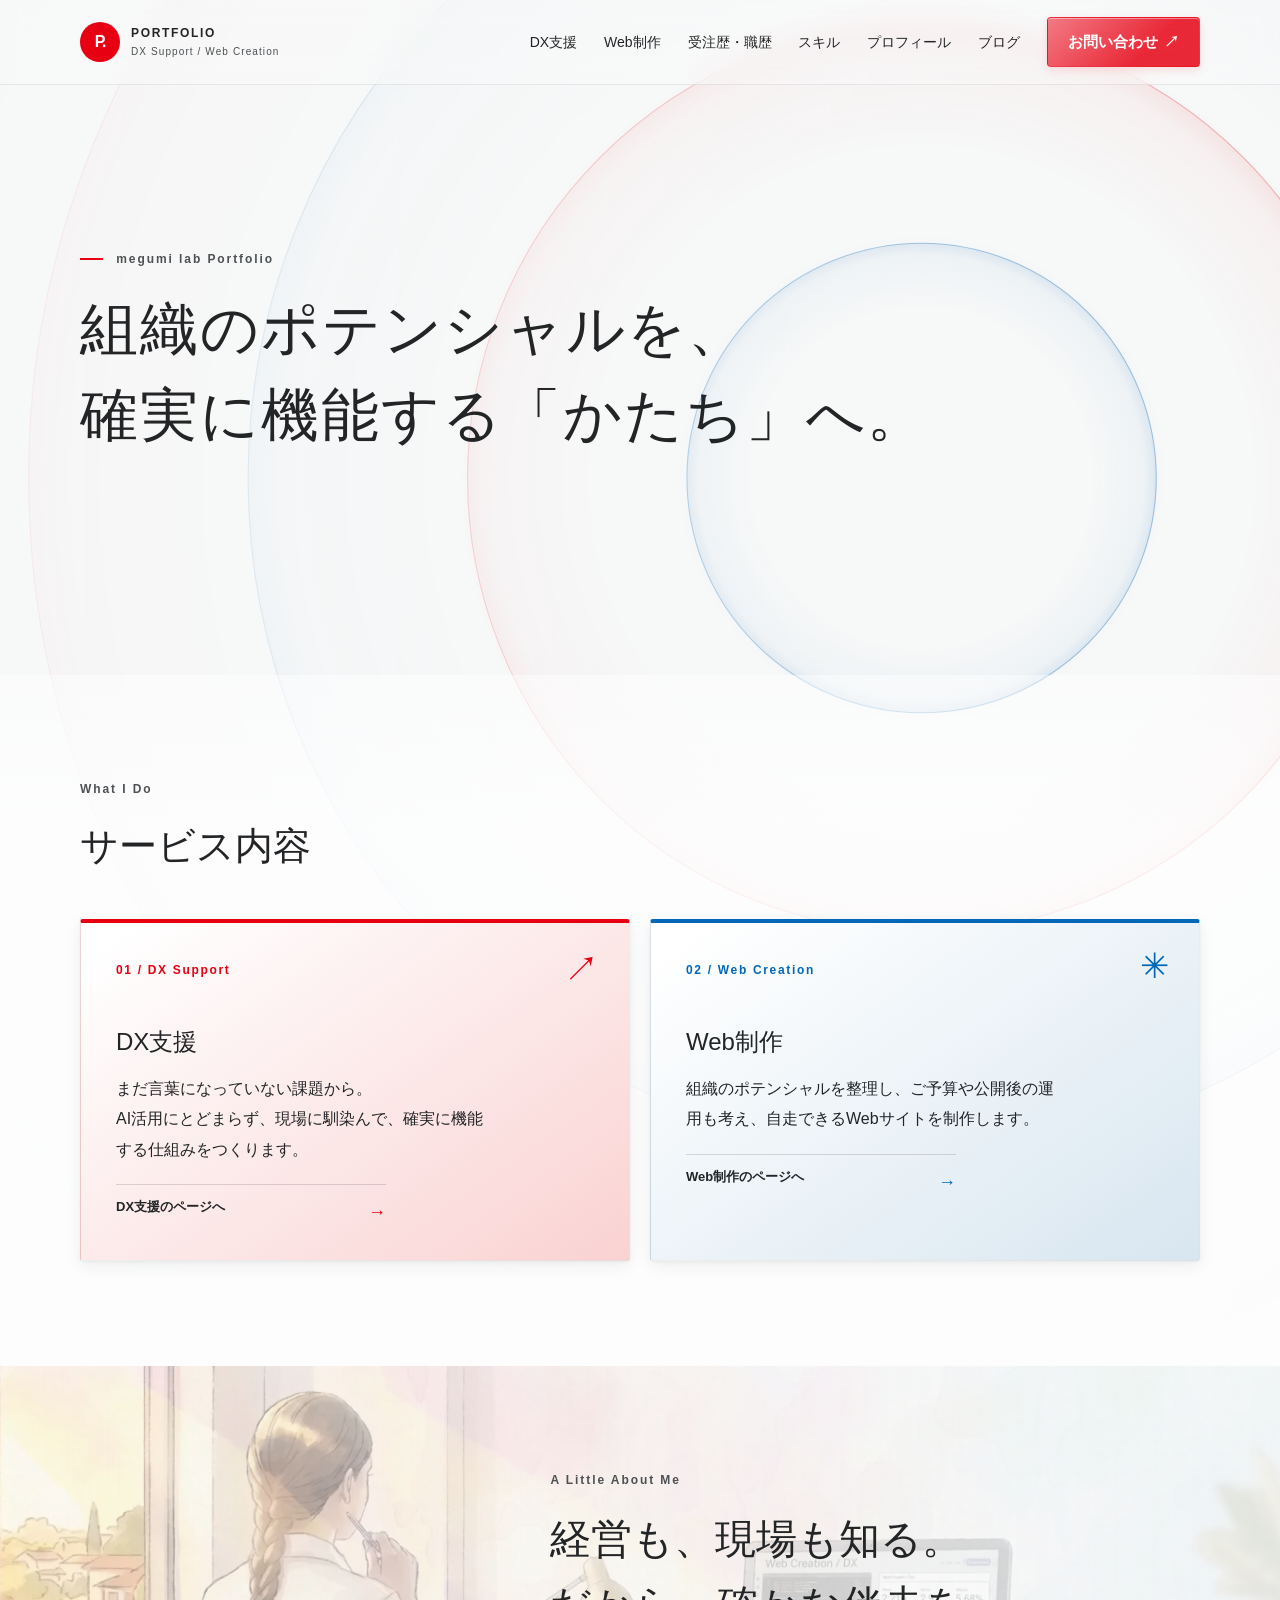
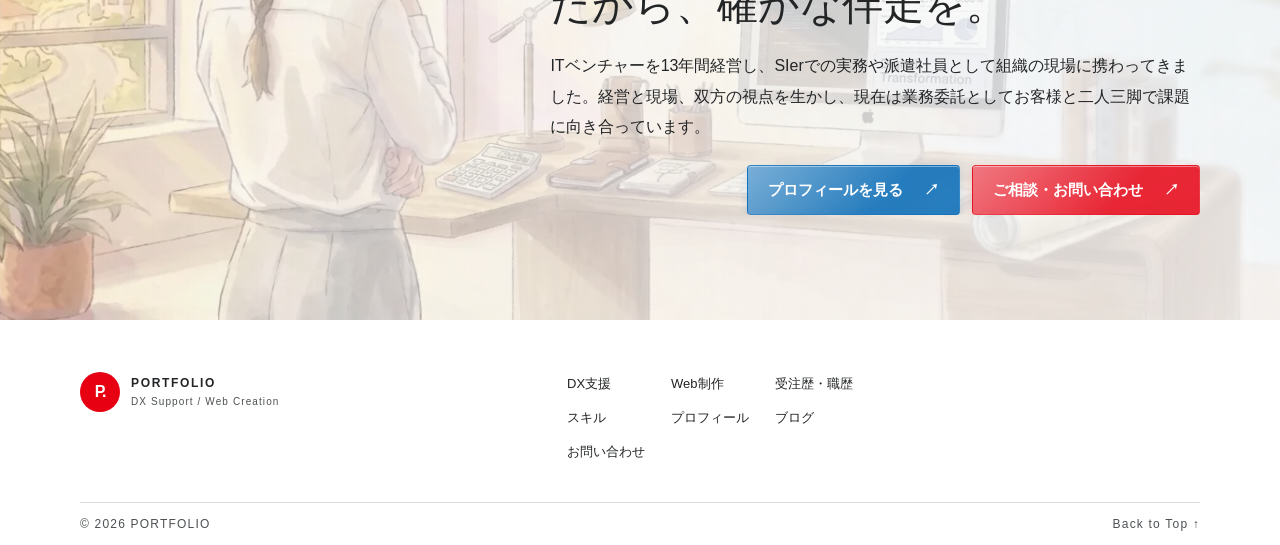
<file: index.html>
<!doctype html>
<html lang="ja">
<head>
  <meta charset="utf-8">
  <meta name="viewport" content="width=device-width, initial-scale=1">
  <meta name="description" content="DX支援とWebクリエーションで、課題を整理し、現場に馴染む仕組み作りをサポートします">
  <meta name="theme-color" content="#FAD2D2">
  <title>ポートフォリオ — DX支援とWebクリエーション</title>
  <link rel="stylesheet" href="style.css">
  <script src="menu.js" defer></script>
  <script src="hero.js" defer></script>
</head>
<body class="home-page">
  <header class="site-header">
    <div class="container header-inner">
      <a class="brand" href="index.html"><span class="brand-symbol">P.</span><span>PORTFOLIO<small>DX Support / Web Creation</small></span></a>
      <button class="menu-toggle" type="button" aria-expanded="false" aria-controls="site-nav" aria-label="メニューを開く"><span></span><span></span></button>
      <nav class="site-nav" id="site-nav" aria-label="メインナビゲーション">
        <a href="dx.html">DX支援</a><a href="web.html">Web制作</a><a href="works.html">受注歴・職歴</a><a href="skills.html">スキル</a><a href="profile.html">プロフィール</a><a href="blog.html">ブログ</a><a class="nav-contact" href="contact.html">お問い合わせ <span>↗</span></a>
      </nav>
    </div>
  </header>
  <main>
    <div class="home-hero-services">
      <div class="hero-art hero-art-wide" aria-hidden="true">
        <canvas class="hero-canvas"></canvas>
      </div>
      <section class="hero">
        <div class="hero-copy">
          <p class="eyebrow"><span class="eyebrow-mark"></span> megumi lab Portfolio</p>
          <h1>組織のポテンシャルを、<br>確実に機能する<br class="mobile-break">「かたち」へ。</h1>
        </div>
      </section>
      <section class="section services" id="services">
        <div class="container">
          <div class="section-heading">
            <div><p class="eyebrow">What I Do</p><h2>サービス内容</h2></div>
          </div>
          <div class="service-grid">
            <a class="service-card card-dx" href="dx.html">
              <span class="card-label">01 / DX Support</span><span class="card-symbol" aria-hidden="true">↗</span>
              <h3>DX支援</h3>
              <p>まだ言葉になっていない課題から。<br>
                AI活用にとどまらず、現場に馴染んで、確実に機能する仕組みをつくります。</p>
              <span class="card-link">DX支援のページへ <b>→</b></span>
            </a>
            <a class="service-card card-web" href="web.html">
              <span class="card-label">02 / Web Creation</span><span class="card-symbol" aria-hidden="true">✳</span>
              <h3>Web制作</h3>
              <p>組織のポテンシャルを整理し、ご予算や公開後の運用も考え、自走できるWebサイトを制作します。</p>
              <span class="card-link">Web制作のページへ <b>→</b></span>
            </a>
          </div>
        </div>
      </section>
    </div>
    <section class="section about">
      <div class="container about-inner">
        <div>
          <p class="eyebrow">A Little About Me</p>
          <h2>経営も、現場も知る。<br>だから、確かな伴走を。</h2>
          <p>ITベンチャーを13年間経営し、SIerでの実務や派遣社員として組織の現場に携わってきました。経営と現場、双方の視点を生かし、現在は業務委託としてお客様と二人三脚で課題に向き合っています。</p>
          <div class="about-actions">
            <a class="button button-profile" href="profile.html">プロフィールを見る <span>↗</span></a>
            <a class="button button-contact" href="contact.html">ご相談・お問い合わせ <span>↗</span></a>
          </div>
        </div>
      </div>
    </section>
  </main>
  <footer class="site-footer">
    <div class="container footer-main">
      <a class="brand footer-brand" href="index.html"><span class="brand-symbol">P.</span><span>PORTFOLIO<small>DX Support / Web Creation</small></span></a>
      <nav class="footer-nav" aria-label="フッターナビゲーション"><a href="dx.html">DX支援</a><a href="web.html">Web制作</a><a href="works.html">受注歴・職歴</a><a href="skills.html">スキル</a><a href="profile.html">プロフィール</a><a href="blog.html">ブログ</a><a href="contact.html">お問い合わせ</a></nav>
    </div>
    <div class="container footer-bottom"><span>© <span data-year></span> PORTFOLIO</span><a href="#">Back to Top ↑</a></div>
  </footer>
</body>
</html>
</file>
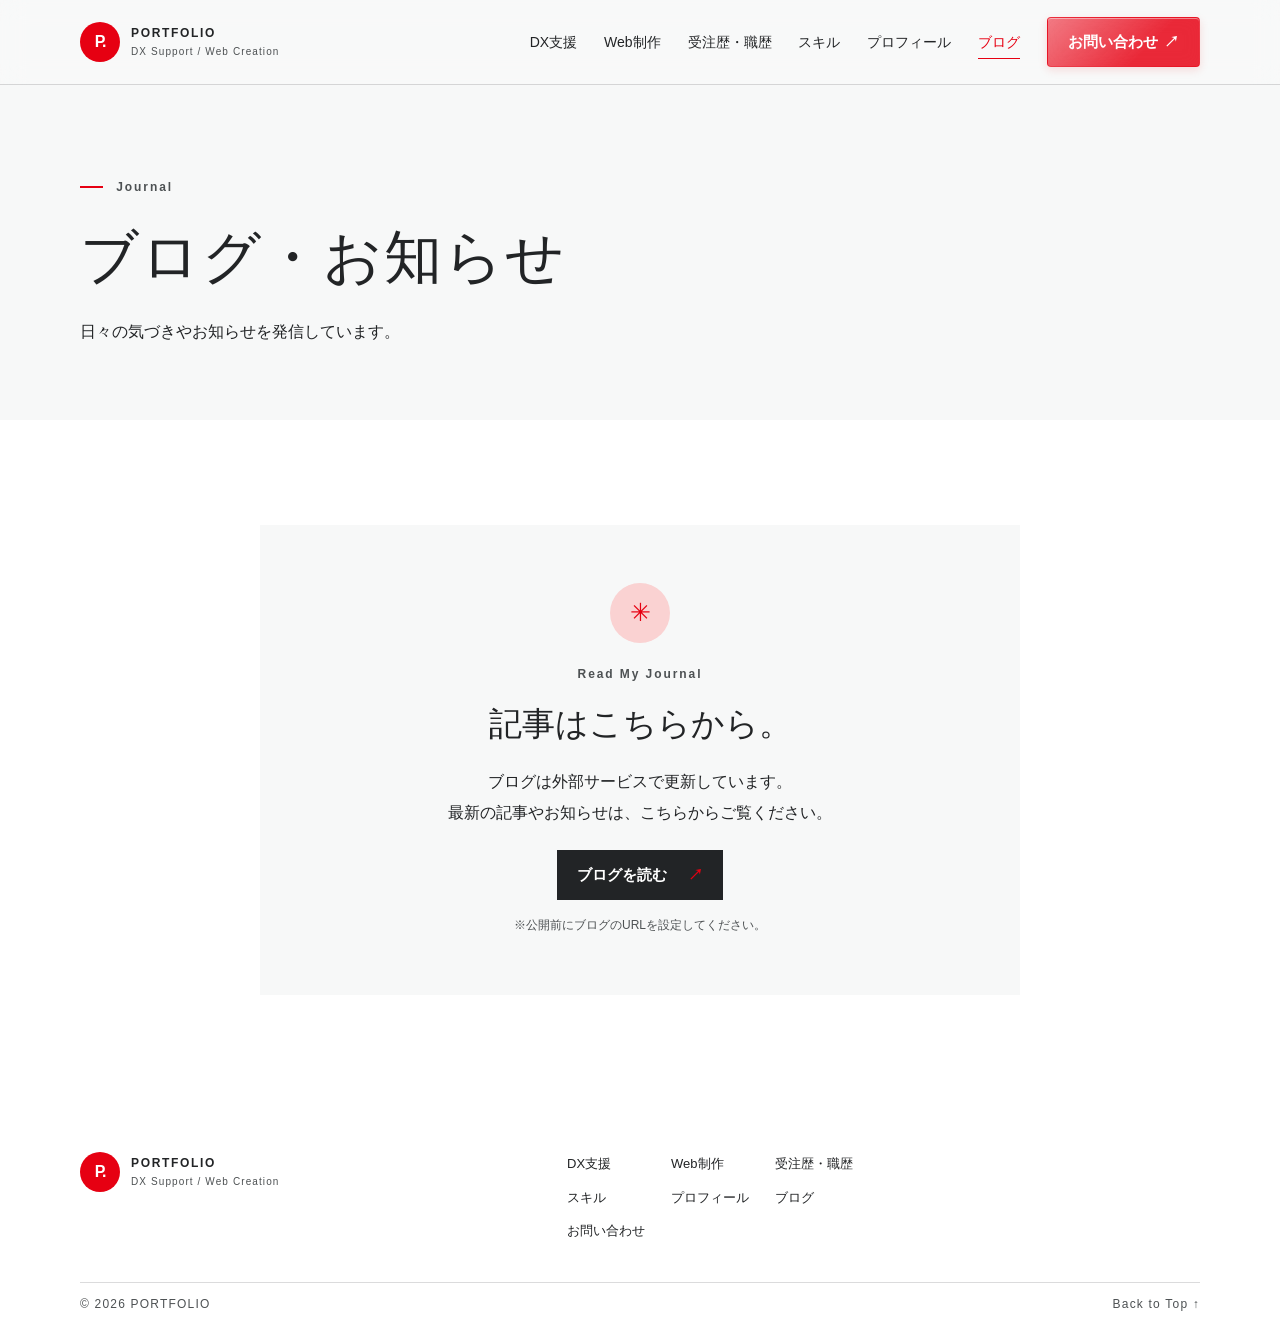
<file: blog.html>
<!doctype html>
<html lang="ja">
<head>
  <meta charset="utf-8"><meta name="viewport" content="width=device-width, initial-scale=1">
  <meta name="description" content="ブログ・お知らせをご案内します。">
  <meta name="theme-color" content="#FAD2D2"><title>ブログ・お知らせ | PORTFOLIO</title>
  <link rel="stylesheet" href="style.css"><script src="menu.js" defer></script>
</head>
<body>
  <header class="site-header"><div class="container header-inner">
    <a class="brand" href="index.html"><span class="brand-symbol">P.</span><span>PORTFOLIO<small>DX Support / Web Creation</small></span></a>
    <button class="menu-toggle" type="button" aria-expanded="false" aria-controls="site-nav" aria-label="メニューを開く"><span></span><span></span></button>
    <nav class="site-nav" id="site-nav" aria-label="メインナビゲーション"><a href="dx.html">DX支援</a><a href="web.html">Web制作</a><a href="works.html">受注歴・職歴</a><a href="skills.html">スキル</a><a href="profile.html">プロフィール</a><a aria-current="page" href="blog.html">ブログ</a><a class="nav-contact" href="contact.html">お問い合わせ <span>↗</span></a></nav>
  </div></header>
  <main>
    <section class="page-hero container"><p class="eyebrow"><span class="eyebrow-mark"></span> Journal</p><h1>ブログ・お知らせ</h1><p class="lead">日々の気づきやお知らせを発信しています。</p></section>
    <section class="section content-section"><div class="container door-card"><span class="door-symbol" aria-hidden="true">✳</span><p class="eyebrow">Read My Journal</p><h2>記事はこちらから。</h2><p>ブログは外部サービスで更新しています。<br>最新の記事やお知らせは、こちらからご覧ください。</p><a class="button button-dark" href="https://example.com/">ブログを読む <span>↗</span></a><p class="note">※公開前にブログのURLを設定してください。</p></div></section>
  </main>
  <footer class="site-footer"><div class="container footer-main"><a class="brand footer-brand" href="index.html"><span class="brand-symbol">P.</span><span>PORTFOLIO<small>DX Support / Web Creation</small></span></a><nav class="footer-nav" aria-label="フッターナビゲーション"><a href="dx.html">DX支援</a><a href="web.html">Web制作</a><a href="works.html">受注歴・職歴</a><a href="skills.html">スキル</a><a href="profile.html">プロフィール</a><a href="blog.html">ブログ</a><a href="contact.html">お問い合わせ</a></nav></div><div class="container footer-bottom"><span>© <span data-year></span> PORTFOLIO</span><a href="#">Back to Top ↑</a></div></footer>
</body></html>
</file>
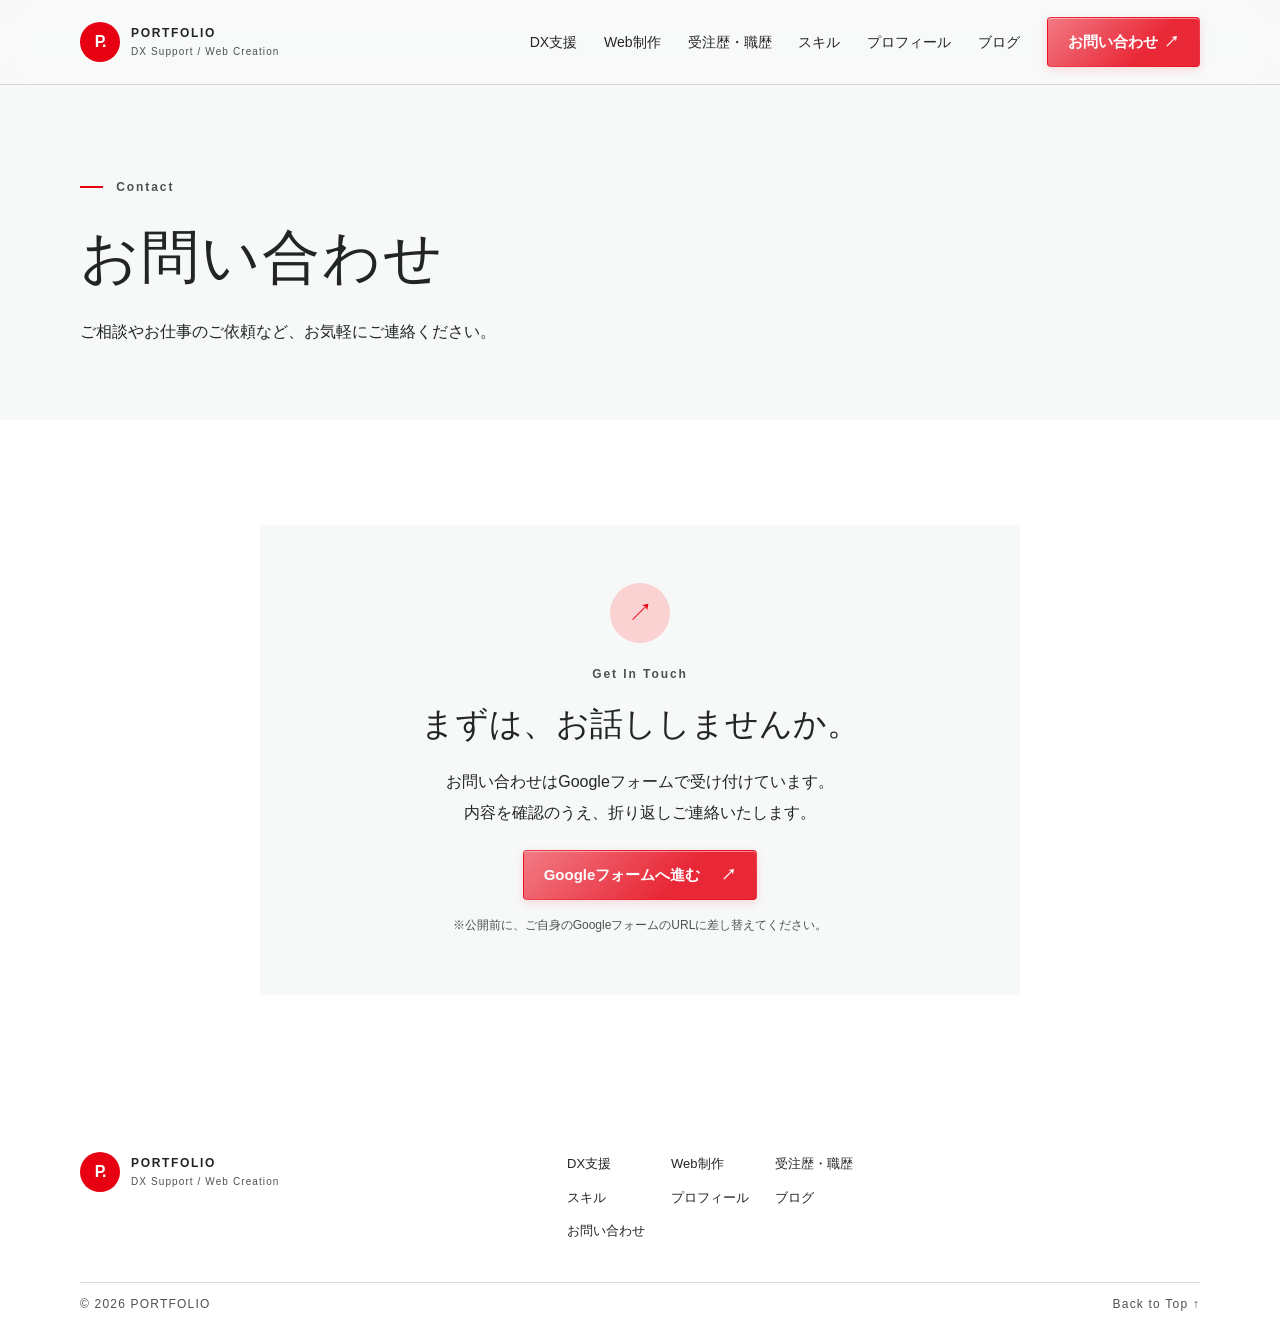
<file: contact.html>
<!doctype html>
<html lang="ja">
<head>
  <meta charset="utf-8"><meta name="viewport" content="width=device-width, initial-scale=1">
  <meta name="description" content="ご相談やお仕事のご依頼など、お気軽にお問い合わせください。">
  <meta name="theme-color" content="#FAD2D2"><title>お問い合わせ | PORTFOLIO</title>
  <link rel="stylesheet" href="style.css"><script src="menu.js" defer></script>
</head>
<body>
  <header class="site-header"><div class="container header-inner">
    <a class="brand" href="index.html"><span class="brand-symbol">P.</span><span>PORTFOLIO<small>DX Support / Web Creation</small></span></a>
    <button class="menu-toggle" type="button" aria-expanded="false" aria-controls="site-nav" aria-label="メニューを開く"><span></span><span></span></button>
    <nav class="site-nav" id="site-nav" aria-label="メインナビゲーション"><a href="dx.html">DX支援</a><a href="web.html">Web制作</a><a href="works.html">受注歴・職歴</a><a href="skills.html">スキル</a><a href="profile.html">プロフィール</a><a href="blog.html">ブログ</a><a class="nav-contact" aria-current="page" href="contact.html">お問い合わせ <span>↗</span></a></nav>
  </div></header>
  <main>
    <section class="page-hero container"><p class="eyebrow"><span class="eyebrow-mark"></span> Contact</p><h1>お問い合わせ</h1><p class="lead">ご相談やお仕事のご依頼など、お気軽にご連絡ください。</p></section>
    <section class="section content-section"><div class="container door-card"><span class="door-symbol" aria-hidden="true">↗</span><p class="eyebrow">Get In Touch</p><h2>まずは、お話ししませんか。</h2><p>お問い合わせはGoogleフォームで受け付けています。<br>内容を確認のうえ、折り返しご連絡いたします。</p><a class="button button-contact" href="https://docs.google.com/forms/">Googleフォームへ進む <span>↗</span></a><p class="note">※公開前に、ご自身のGoogleフォームのURLに差し替えてください。</p></div></section>
  </main>
  <footer class="site-footer"><div class="container footer-main"><a class="brand footer-brand" href="index.html"><span class="brand-symbol">P.</span><span>PORTFOLIO<small>DX Support / Web Creation</small></span></a><nav class="footer-nav" aria-label="フッターナビゲーション"><a href="dx.html">DX支援</a><a href="web.html">Web制作</a><a href="works.html">受注歴・職歴</a><a href="skills.html">スキル</a><a href="profile.html">プロフィール</a><a href="blog.html">ブログ</a><a href="contact.html">お問い合わせ</a></nav></div><div class="container footer-bottom"><span>© <span data-year></span> PORTFOLIO</span><a href="#">Back to Top ↑</a></div></footer>
</body></html>
</file>
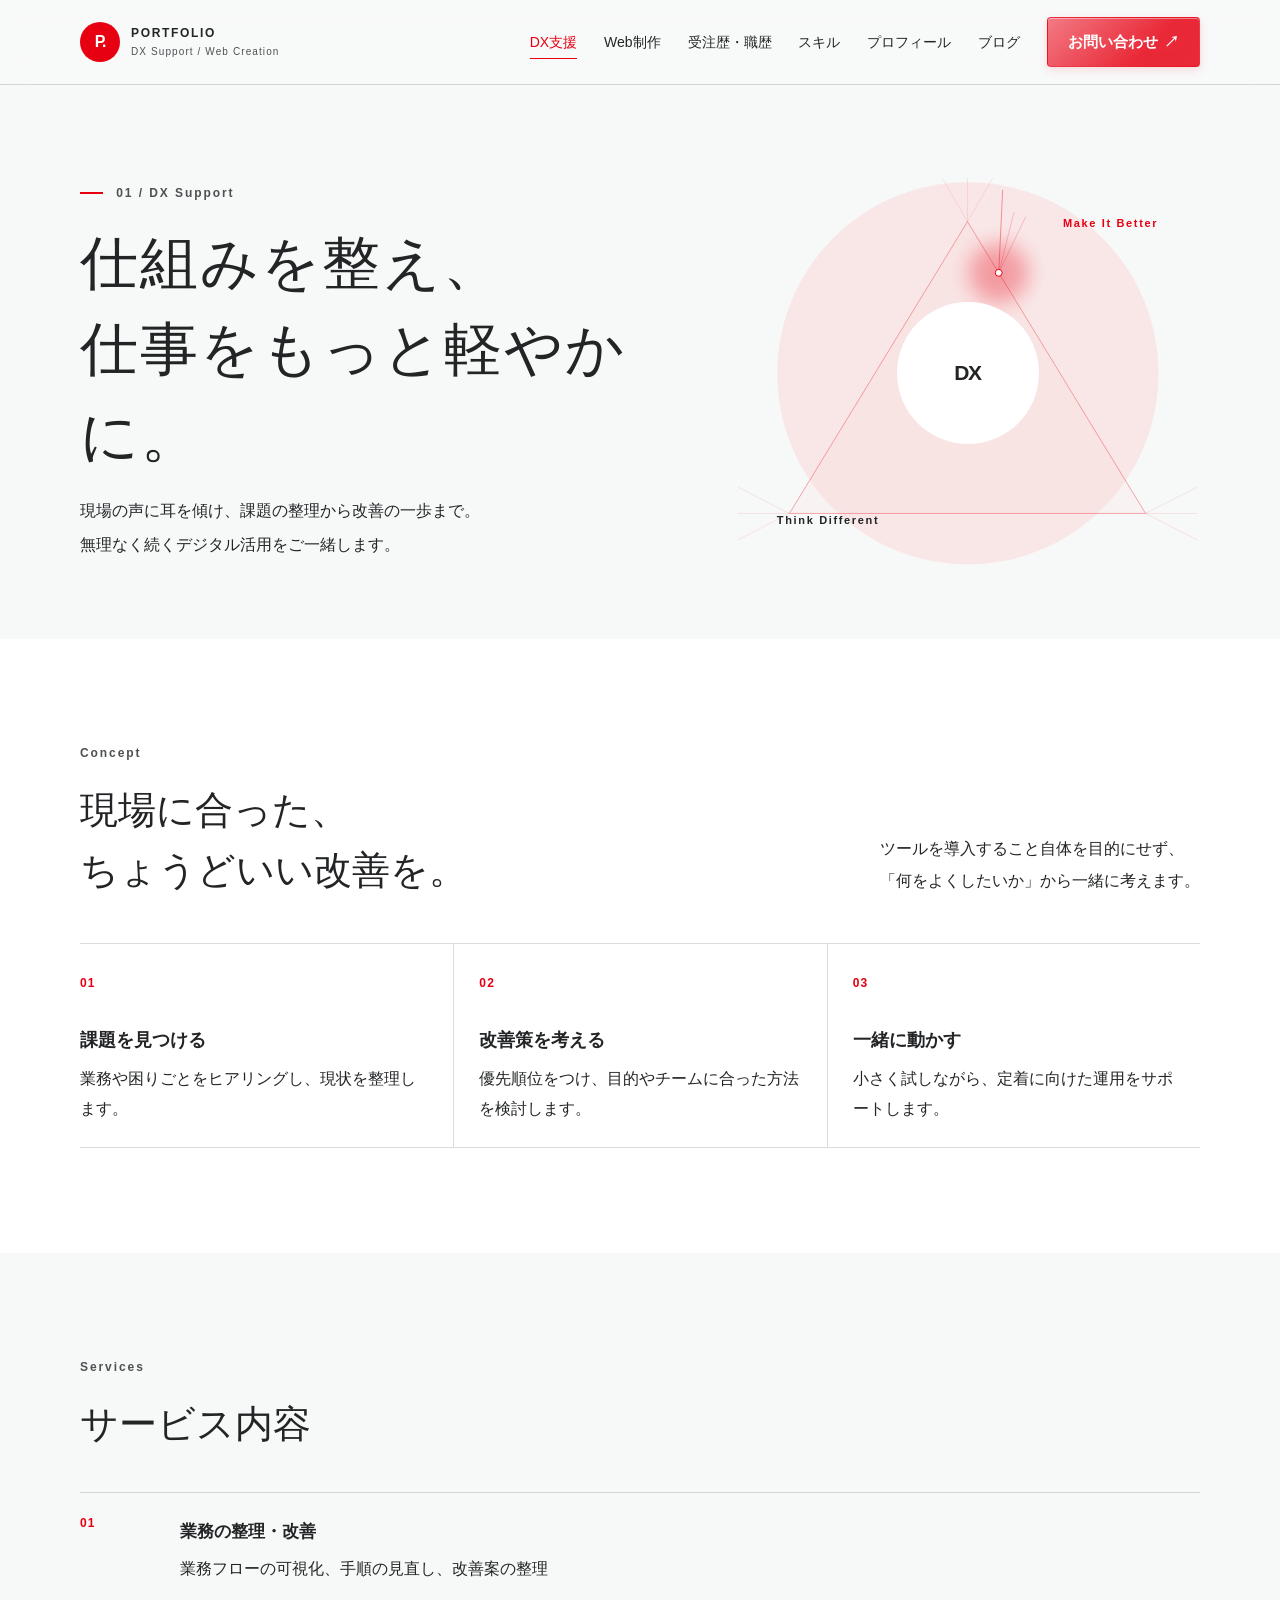
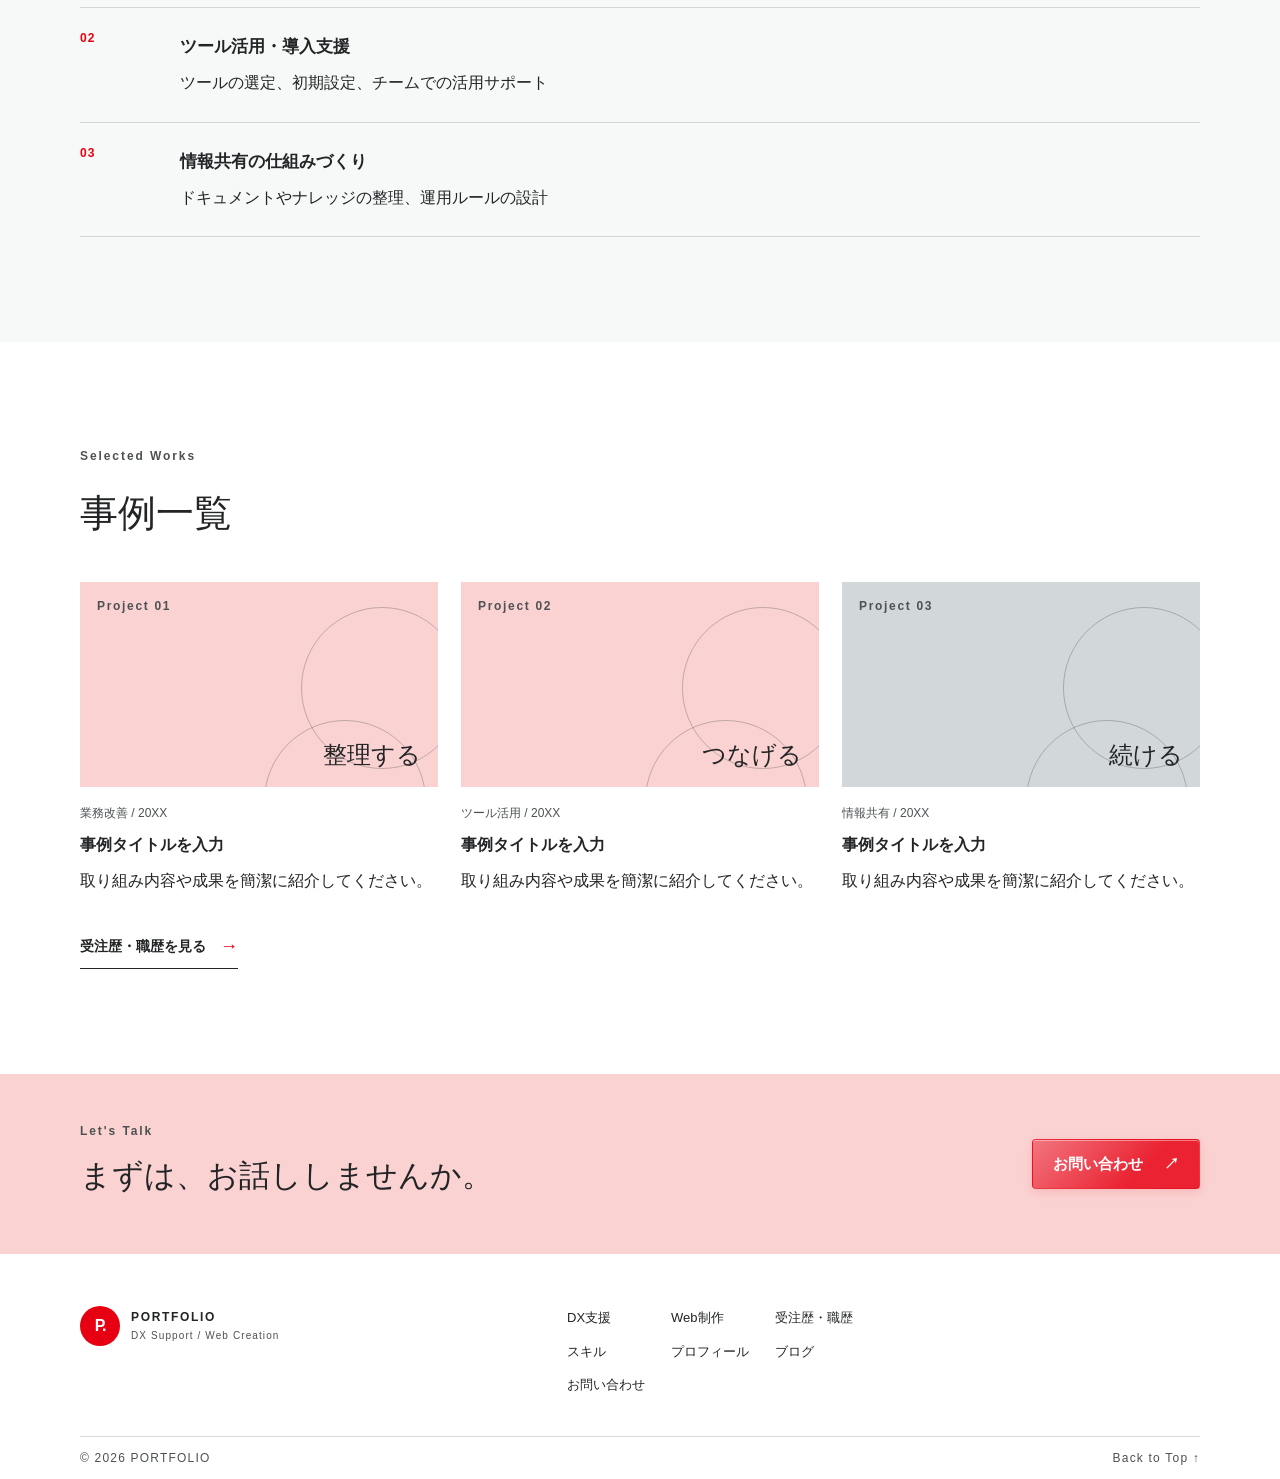
<file: dx.html>
<!doctype html>
<html lang="ja">
<head>
  <meta charset="utf-8"><meta name="viewport" content="width=device-width, initial-scale=1">
  <meta name="description" content="現場の課題を整理し、無理なく続くデジタル活用を支援します。">
  <meta name="theme-color" content="#FAD2D2"><title>DX支援 | PORTFOLIO</title>
  <link rel="stylesheet" href="style.css"><script src="menu.js" defer></script><script src="hero.js" defer></script>
</head>
<body>
  <header class="site-header"><div class="container header-inner">
    <a class="brand" href="index.html"><span class="brand-symbol">P.</span><span>PORTFOLIO<small>DX Support / Web Creation</small></span></a>
    <button class="menu-toggle" type="button" aria-expanded="false" aria-controls="site-nav" aria-label="メニューを開く"><span></span><span></span></button>
    <nav class="site-nav" id="site-nav" aria-label="メインナビゲーション"><a aria-current="page" href="dx.html">DX支援</a><a href="web.html">Web制作</a><a href="works.html">受注歴・職歴</a><a href="skills.html">スキル</a><a href="profile.html">プロフィール</a><a href="blog.html">ブログ</a><a class="nav-contact" href="contact.html">お問い合わせ <span>↗</span></a></nav>
  </div></header>
  <main>
    <section class="page-hero has-art container"><div class="page-hero-copy"><p class="eyebrow"><span class="eyebrow-mark"></span> 01 / DX Support</p><h1>仕組みを整え、<br>仕事をもっと軽やかに。</h1><p class="lead">現場の声に耳を傾け、課題の整理から改善の一歩まで。<br>無理なく続くデジタル活用をご一緒します。</p></div><div class="hero-art" aria-hidden="true"><svg class="light-triangle" viewBox="0 0 400 340" focusable="false"><path class="triangle-fill" d="M200 38 355 292 45 292Z"></path><path class="triangle-outline" d="M200 38 355 292 45 292Z"></path><g class="triangle-rays"><path d="M200 38 200 0M200 38 178 0M200 38 222 0"></path><path d="M355 292 400 269M355 292 400 292M355 292 400 315"></path><path d="M45 292 0 269M45 292 0 292M45 292 0 315"></path></g><g class="moving-rays"><line class="moving-ray ray-one" x1="200" y1="38" x2="200" y2="0"></line><line class="moving-ray ray-two" x1="200" y1="38" x2="178" y2="0"></line><line class="moving-ray ray-three" x1="200" y1="38" x2="222" y2="0"></line></g><circle class="light-halo" cx="200" cy="38" r="26"></circle><circle class="light-point" cx="200" cy="38" r="3"></circle></svg><div class="art-disc">DX</div><span class="art-caption">Think Different</span><span class="art-index">Make It Better</span></div></section>
    <section class="section content-section"><div class="container">
      <div class="section-heading"><div><p class="eyebrow">Concept</p><h2>現場に合った、<br>ちょうどいい改善を。</h2></div><p>ツールを導入すること自体を目的にせず、<br>「何をよくしたいか」から一緒に考えます。</p></div>
      <div class="steps"><article><span>01</span><h3>課題を見つける</h3><p>業務や困りごとをヒアリングし、現状を整理します。</p></article><article><span>02</span><h3>改善策を考える</h3><p>優先順位をつけ、目的やチームに合った方法を検討します。</p></article><article><span>03</span><h3>一緒に動かす</h3><p>小さく試しながら、定着に向けた運用をサポートします。</p></article></div>
    </div></section>
    <section class="section section-gray"><div class="container"><p class="eyebrow">Services</p><h2 class="section-title">サービス内容</h2><div class="service-list">
      <article><span>01</span><div><h3>業務の整理・改善</h3><p>業務フローの可視化、手順の見直し、改善案の整理</p></div></article>
      <article><span>02</span><div><h3>ツール活用・導入支援</h3><p>ツールの選定、初期設定、チームでの活用サポート</p></div></article>
      <article><span>03</span><div><h3>情報共有の仕組みづくり</h3><p>ドキュメントやナレッジの整理、運用ルールの設計</p></div></article>
    </div></div></section>
    <section class="section content-section"><div class="container"><p class="eyebrow">Selected Works</p><h2 class="section-title">事例一覧</h2><div class="work-grid">
      <article class="work-card"><div class="work-art art-red"><span>Project 01</span><b>整理する</b></div><p class="work-category">業務改善 / 20XX</p><h3>事例タイトルを入力</h3><p>取り組み内容や成果を簡潔に紹介してください。</p></article>
      <article class="work-card"><div class="work-art art-blue"><span>Project 02</span><b>つなげる</b></div><p class="work-category">ツール活用 / 20XX</p><h3>事例タイトルを入力</h3><p>取り組み内容や成果を簡潔に紹介してください。</p></article>
      <article class="work-card"><div class="work-art art-gray"><span>Project 03</span><b>続ける</b></div><p class="work-category">情報共有 / 20XX</p><h3>事例タイトルを入力</h3><p>取り組み内容や成果を簡潔に紹介してください。</p></article>
    </div><a class="text-link section-action" href="works.html">受注歴・職歴を見る <span>→</span></a></div></section>
    <section class="section contact-strip"><div class="container strip-inner"><div><p class="eyebrow">Let's Talk</p><h2>まずは、お話ししませんか。</h2></div><a class="button button-contact" href="contact.html">お問い合わせ <span>↗</span></a></div></section>
  </main>
  <footer class="site-footer"><div class="container footer-main"><a class="brand footer-brand" href="index.html"><span class="brand-symbol">P.</span><span>PORTFOLIO<small>DX Support / Web Creation</small></span></a><nav class="footer-nav" aria-label="フッターナビゲーション"><a href="dx.html">DX支援</a><a href="web.html">Web制作</a><a href="works.html">受注歴・職歴</a><a href="skills.html">スキル</a><a href="profile.html">プロフィール</a><a href="blog.html">ブログ</a><a href="contact.html">お問い合わせ</a></nav></div><div class="container footer-bottom"><span>© <span data-year></span> PORTFOLIO</span><a href="#">Back to Top ↑</a></div></footer>
</body></html>
</file>
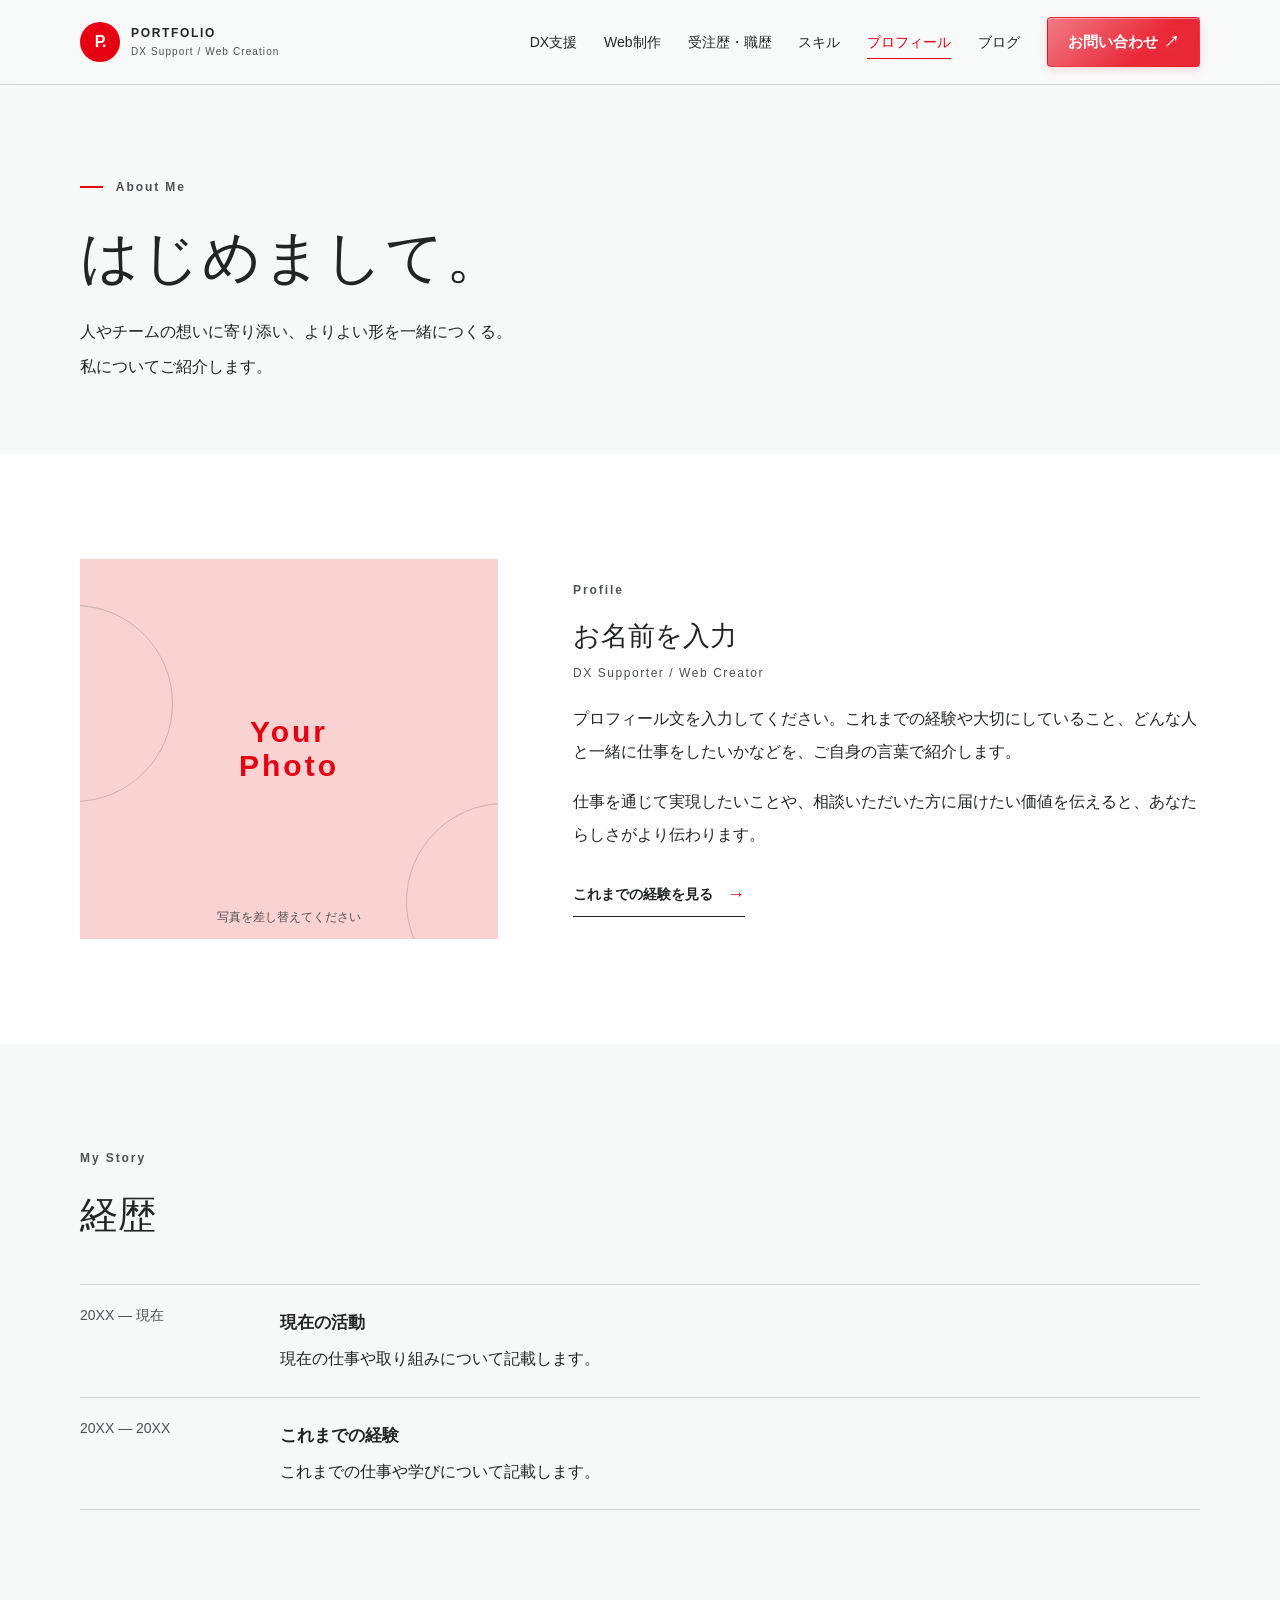
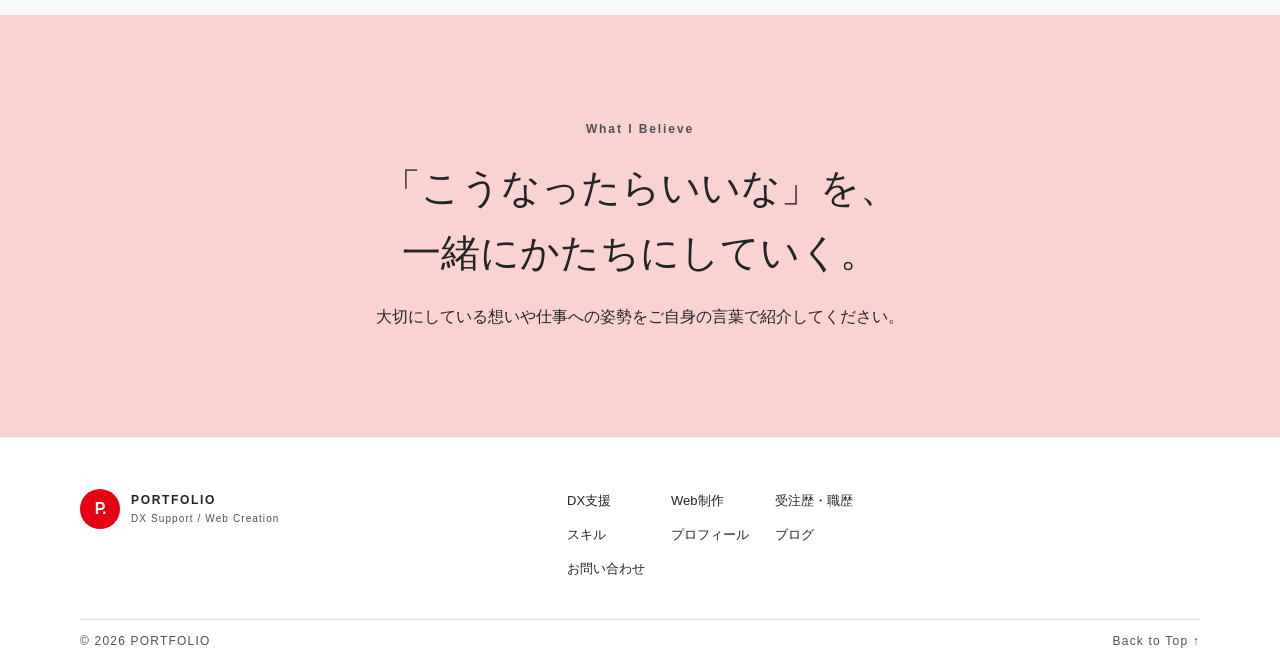
<file: profile.html>
<!doctype html>
<html lang="ja">
<head>
  <meta charset="utf-8"><meta name="viewport" content="width=device-width, initial-scale=1">
  <meta name="description" content="プロフィール・経歴・仕事への想いをご紹介します。">
  <meta name="theme-color" content="#FAD2D2"><title>プロフィール | PORTFOLIO</title>
  <link rel="stylesheet" href="style.css"><script src="menu.js" defer></script>
</head>
<body>
  <header class="site-header"><div class="container header-inner">
    <a class="brand" href="index.html"><span class="brand-symbol">P.</span><span>PORTFOLIO<small>DX Support / Web Creation</small></span></a>
    <button class="menu-toggle" type="button" aria-expanded="false" aria-controls="site-nav" aria-label="メニューを開く"><span></span><span></span></button>
    <nav class="site-nav" id="site-nav" aria-label="メインナビゲーション"><a href="dx.html">DX支援</a><a href="web.html">Web制作</a><a href="works.html">受注歴・職歴</a><a href="skills.html">スキル</a><a aria-current="page" href="profile.html">プロフィール</a><a href="blog.html">ブログ</a><a class="nav-contact" href="contact.html">お問い合わせ <span>↗</span></a></nav>
  </div></header>
  <main>
    <section class="page-hero container"><p class="eyebrow"><span class="eyebrow-mark"></span> About Me</p><h1>はじめまして。</h1><p class="lead">人やチームの想いに寄り添い、よりよい形を一緒につくる。<br>私についてご紹介します。</p></section>
    <section class="section content-section"><div class="container profile-layout">
      <div class="portrait"><span>Your<br>Photo</span><small>写真を差し替えてください</small></div>
      <div class="profile-copy"><p class="eyebrow">Profile</p><h2>お名前を入力</h2><p class="role">DX Supporter / Web Creator</p>
        <p>プロフィール文を入力してください。これまでの経験や大切にしていること、どんな人と一緒に仕事をしたいかなどを、ご自身の言葉で紹介します。</p>
        <p>仕事を通じて実現したいことや、相談いただいた方に届けたい価値を伝えると、あなたらしさがより伝わります。</p>
        <a class="text-link" href="works.html">これまでの経験を見る <span>→</span></a>
      </div>
    </div></section>
    <section class="section section-gray"><div class="container"><p class="eyebrow">My Story</p><h2 class="section-title">経歴</h2><div class="timeline">
      <article><p>20XX — 現在</p><div><h3>現在の活動</h3><span>現在の仕事や取り組みについて記載します。</span></div></article>
      <article><p>20XX — 20XX</p><div><h3>これまでの経験</h3><span>これまでの仕事や学びについて記載します。</span></div></article>
    </div></div></section>
    <section class="section belief"><div class="container"><p class="eyebrow">What I Believe</p><h2>「こうなったらいいな」を、<br>一緒にかたちにしていく。</h2><p>大切にしている想いや仕事への姿勢をご自身の言葉で紹介してください。</p></div></section>
  </main>
  <footer class="site-footer"><div class="container footer-main"><a class="brand footer-brand" href="index.html"><span class="brand-symbol">P.</span><span>PORTFOLIO<small>DX Support / Web Creation</small></span></a><nav class="footer-nav" aria-label="フッターナビゲーション"><a href="dx.html">DX支援</a><a href="web.html">Web制作</a><a href="works.html">受注歴・職歴</a><a href="skills.html">スキル</a><a href="profile.html">プロフィール</a><a href="blog.html">ブログ</a><a href="contact.html">お問い合わせ</a></nav></div><div class="container footer-bottom"><span>© <span data-year></span> PORTFOLIO</span><a href="#">Back to Top ↑</a></div></footer>
</body></html>
</file>
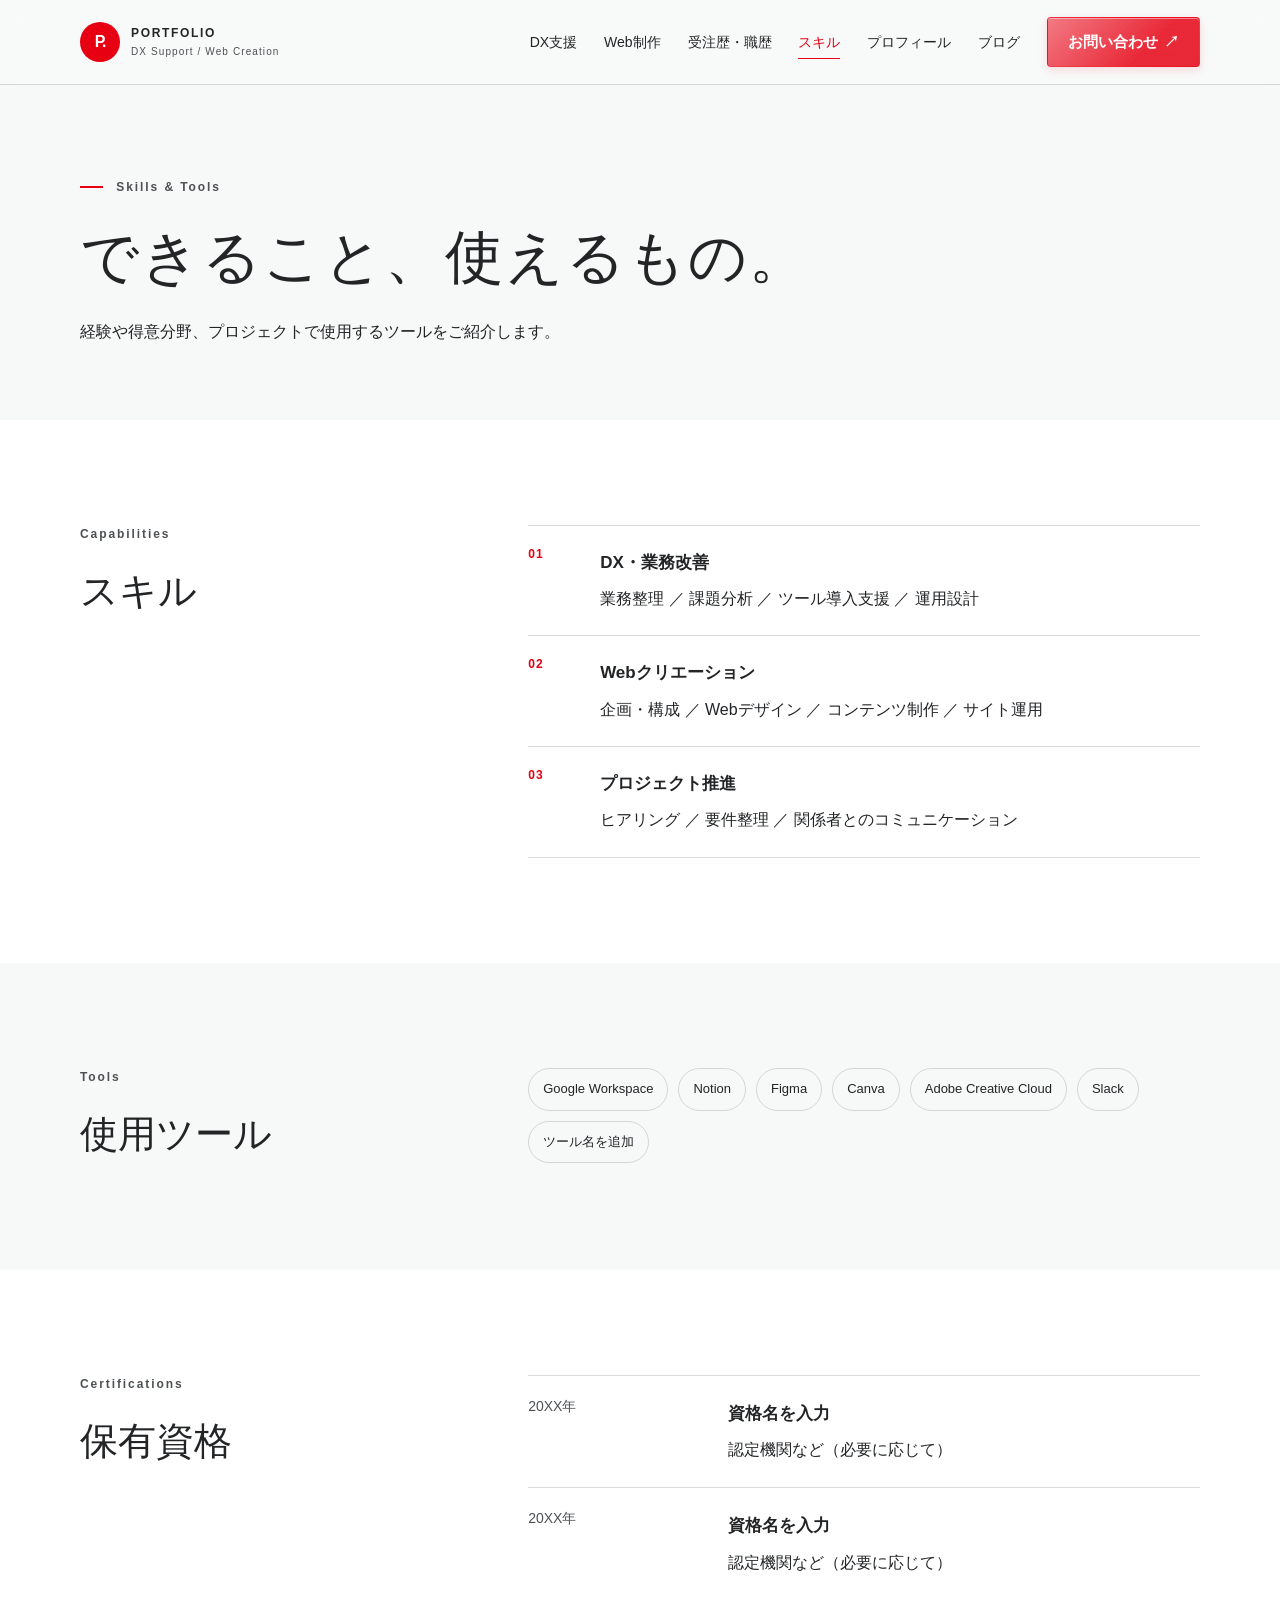
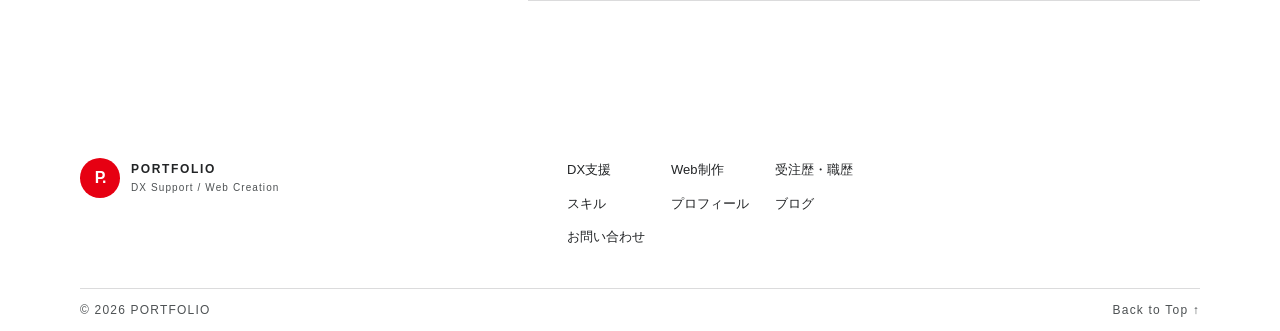
<file: skills.html>
<!doctype html>
<html lang="ja">
<head>
  <meta charset="utf-8"><meta name="viewport" content="width=device-width, initial-scale=1">
  <meta name="description" content="スキル・保有資格・使用ツールをご紹介します。">
  <meta name="theme-color" content="#FAD2D2"><title>スキル | PORTFOLIO</title>
  <link rel="stylesheet" href="style.css"><script src="menu.js" defer></script>
</head>
<body>
  <header class="site-header"><div class="container header-inner">
    <a class="brand" href="index.html"><span class="brand-symbol">P.</span><span>PORTFOLIO<small>DX Support / Web Creation</small></span></a>
    <button class="menu-toggle" type="button" aria-expanded="false" aria-controls="site-nav" aria-label="メニューを開く"><span></span><span></span></button>
    <nav class="site-nav" id="site-nav" aria-label="メインナビゲーション"><a href="dx.html">DX支援</a><a href="web.html">Web制作</a><a href="works.html">受注歴・職歴</a><a aria-current="page" href="skills.html">スキル</a><a href="profile.html">プロフィール</a><a href="blog.html">ブログ</a><a class="nav-contact" href="contact.html">お問い合わせ <span>↗</span></a></nav>
  </div></header>
  <main>
    <section class="page-hero container"><p class="eyebrow"><span class="eyebrow-mark"></span> Skills & Tools</p><h1>できること、使えるもの。</h1><p class="lead">経験や得意分野、プロジェクトで使用するツールをご紹介します。</p></section>
    <section class="section content-section"><div class="container skill-layout"><div><p class="eyebrow">Capabilities</p><h2 class="section-title">スキル</h2></div><div class="skill-list">
      <article><span>01</span><div><h3>DX・業務改善</h3><p>業務整理 ／ 課題分析 ／ ツール導入支援 ／ 運用設計</p></div></article>
      <article><span>02</span><div><h3>Webクリエーション</h3><p>企画・構成 ／ Webデザイン ／ コンテンツ制作 ／ サイト運用</p></div></article>
      <article><span>03</span><div><h3>プロジェクト推進</h3><p>ヒアリング ／ 要件整理 ／ 関係者とのコミュニケーション</p></div></article>
    </div></div></section>
    <section class="section section-gray"><div class="container skill-layout"><div><p class="eyebrow">Tools</p><h2 class="section-title">使用ツール</h2></div><div class="tags"><span>Google Workspace</span><span>Notion</span><span>Figma</span><span>Canva</span><span>Adobe Creative Cloud</span><span>Slack</span><span>ツール名を追加</span></div></div></section>
    <section class="section content-section"><div class="container skill-layout"><div><p class="eyebrow">Certifications</p><h2 class="section-title">保有資格</h2></div><div class="timeline">
      <article><p>20XX年</p><div><h3>資格名を入力</h3><span>認定機関など（必要に応じて）</span></div></article>
      <article><p>20XX年</p><div><h3>資格名を入力</h3><span>認定機関など（必要に応じて）</span></div></article>
    </div></div></section>
  </main>
  <footer class="site-footer"><div class="container footer-main"><a class="brand footer-brand" href="index.html"><span class="brand-symbol">P.</span><span>PORTFOLIO<small>DX Support / Web Creation</small></span></a><nav class="footer-nav" aria-label="フッターナビゲーション"><a href="dx.html">DX支援</a><a href="web.html">Web制作</a><a href="works.html">受注歴・職歴</a><a href="skills.html">スキル</a><a href="profile.html">プロフィール</a><a href="blog.html">ブログ</a><a href="contact.html">お問い合わせ</a></nav></div><div class="container footer-bottom"><span>© <span data-year></span> PORTFOLIO</span><a href="#">Back to Top ↑</a></div></footer>
</body></html>
</file>
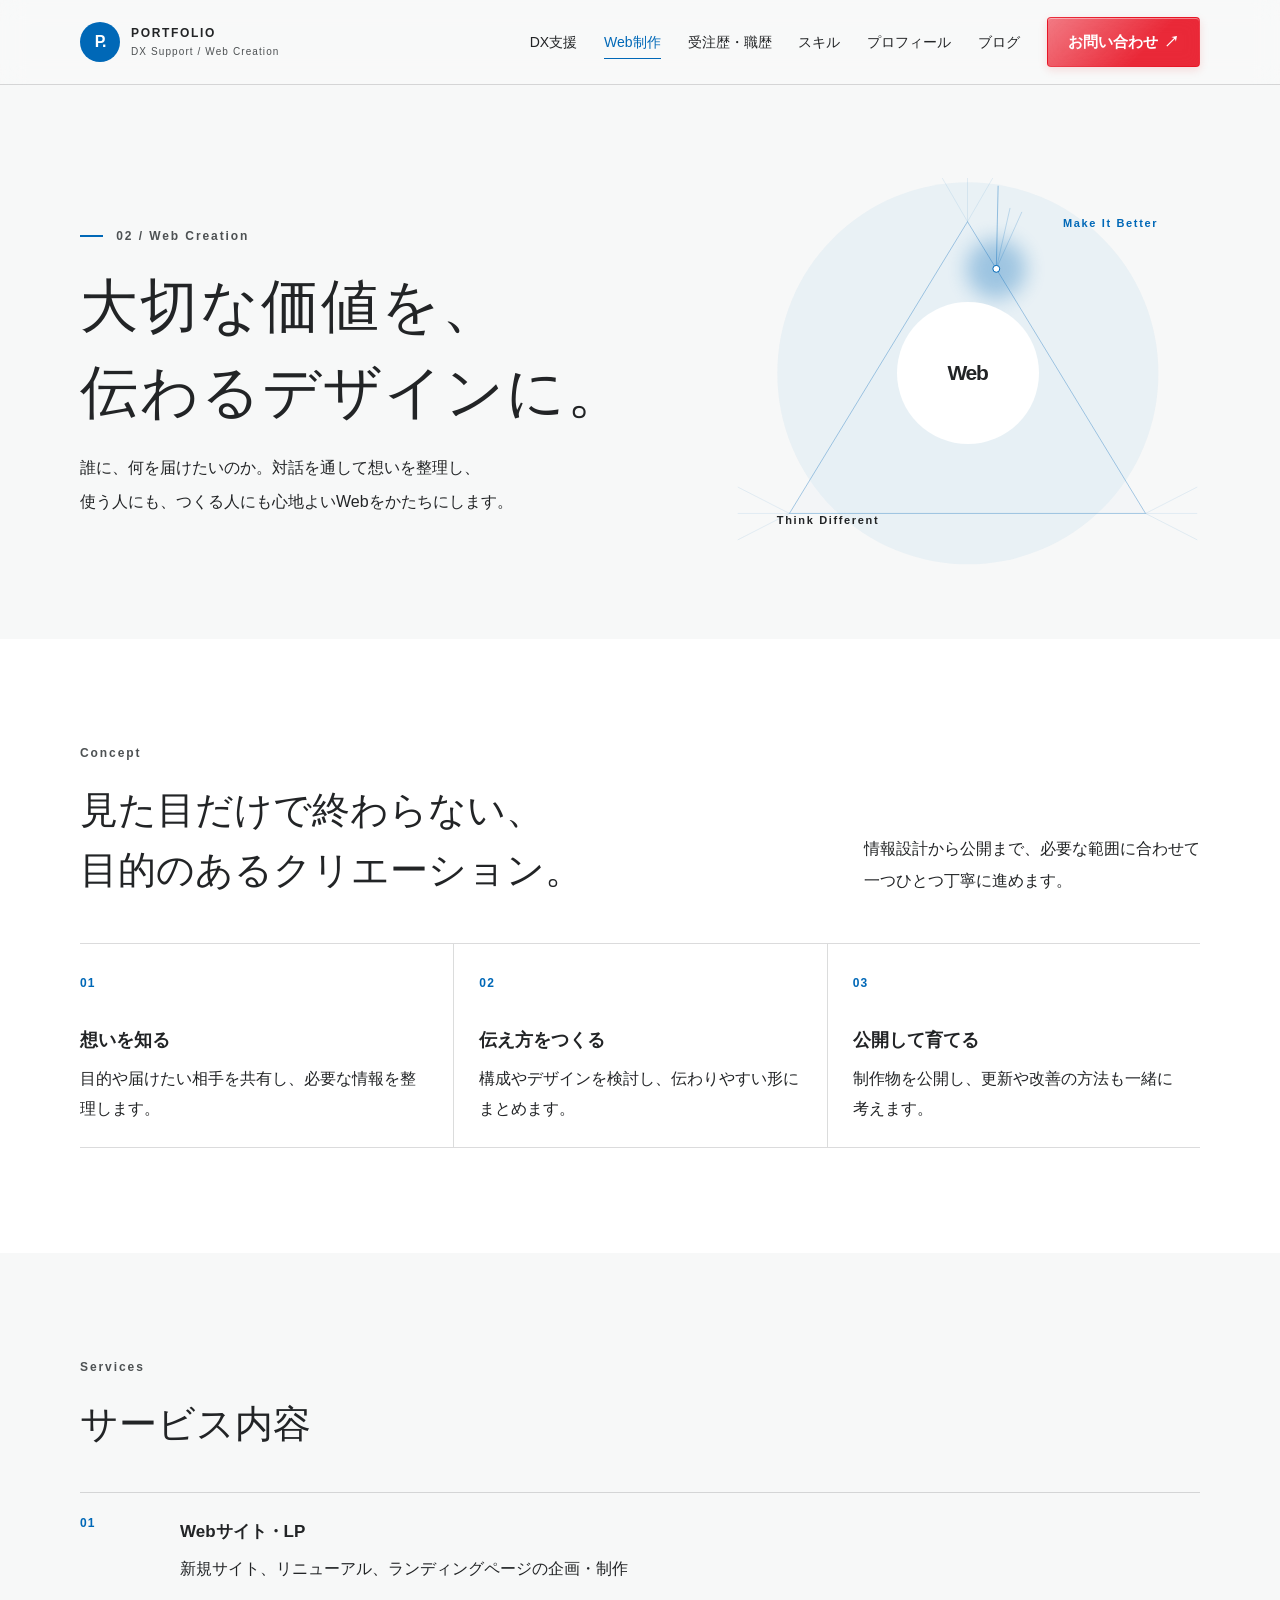
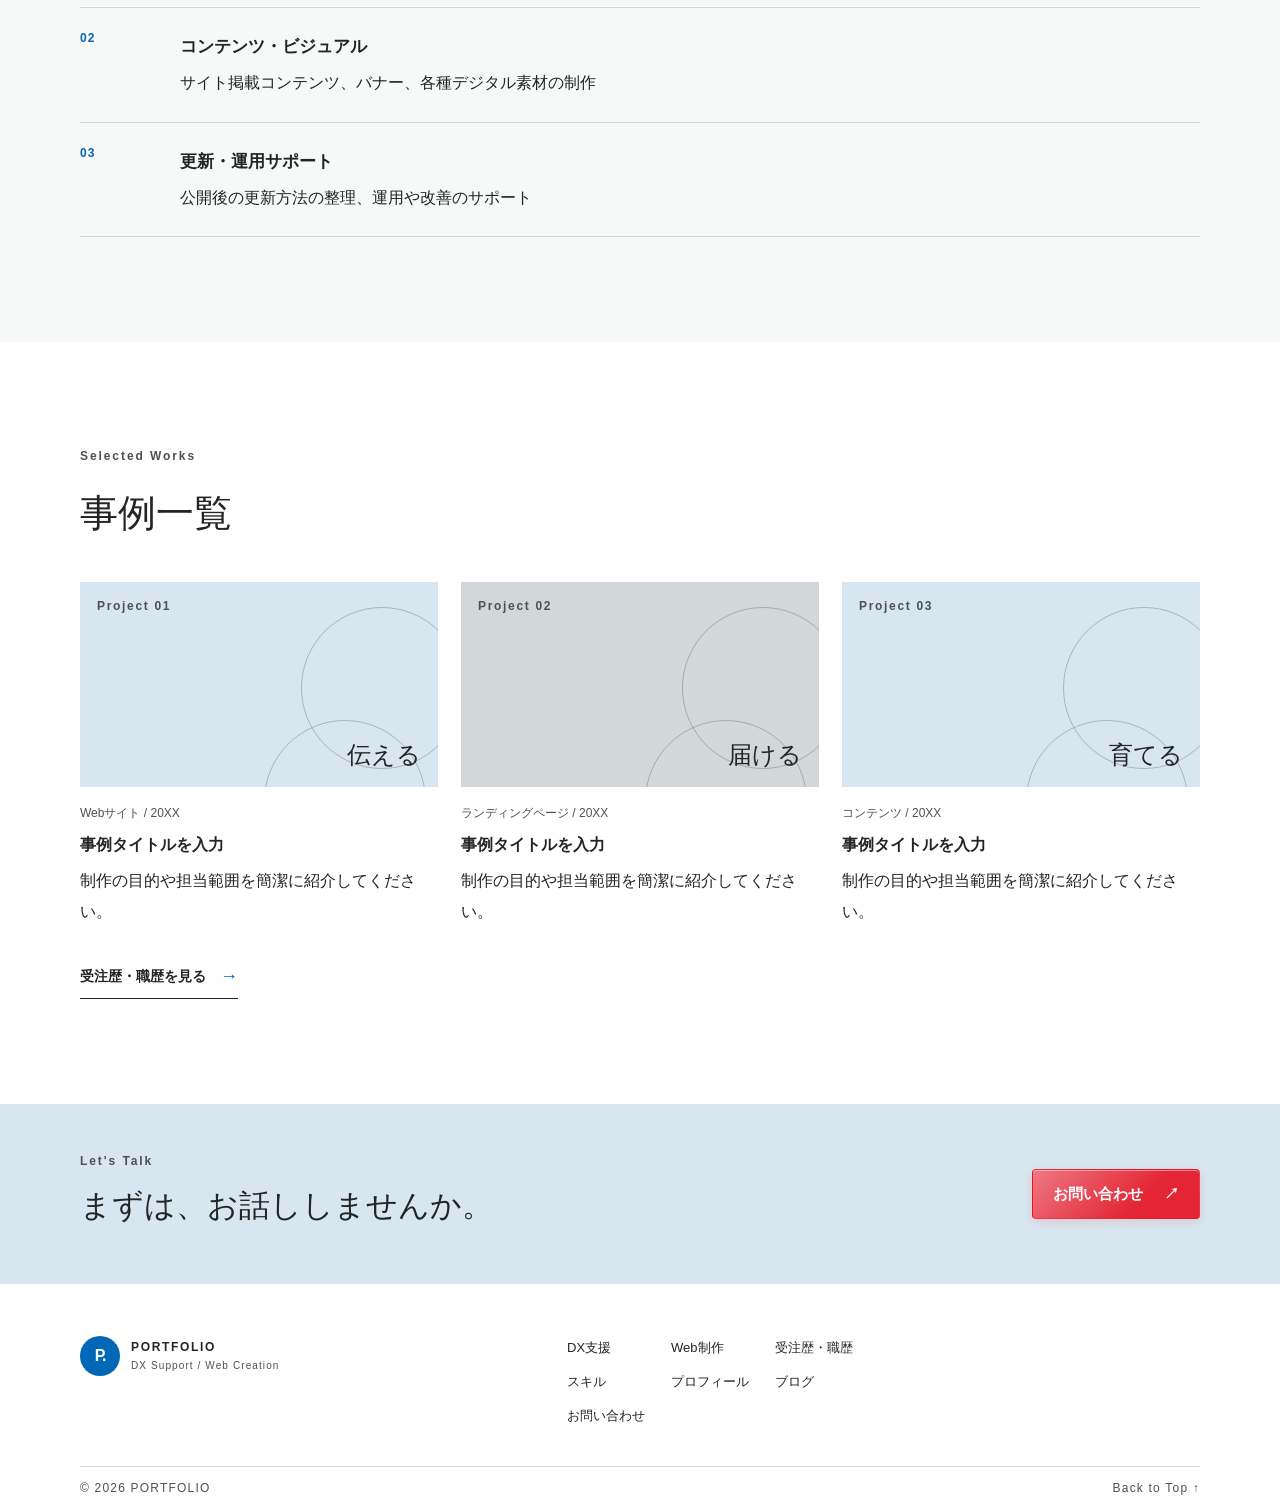
<file: web.html>
<!doctype html>
<html lang="ja">
<head>
  <meta charset="utf-8"><meta name="viewport" content="width=device-width, initial-scale=1">
  <meta name="description" content="想いを整理し、見る人に届くWebサイトやコンテンツを制作します。">
  <meta name="theme-color" content="#D8E6F0"><title>Webクリエーション | PORTFOLIO</title>
  <link rel="stylesheet" href="style.css"><script src="menu.js" defer></script><script src="hero.js" defer></script>
</head>
<body class="theme-web">
  <header class="site-header"><div class="container header-inner">
    <a class="brand" href="index.html"><span class="brand-symbol">P.</span><span>PORTFOLIO<small>DX Support / Web Creation</small></span></a>
    <button class="menu-toggle" type="button" aria-expanded="false" aria-controls="site-nav" aria-label="メニューを開く"><span></span><span></span></button>
    <nav class="site-nav" id="site-nav" aria-label="メインナビゲーション"><a href="dx.html">DX支援</a><a aria-current="page" href="web.html">Web制作</a><a href="works.html">受注歴・職歴</a><a href="skills.html">スキル</a><a href="profile.html">プロフィール</a><a href="blog.html">ブログ</a><a class="nav-contact" href="contact.html">お問い合わせ <span>↗</span></a></nav>
  </div></header>
  <main>
    <section class="page-hero has-art container"><div class="page-hero-copy"><p class="eyebrow"><span class="eyebrow-mark"></span> 02 / Web Creation</p><h1>大切な価値を、<br>伝わるデザインに。</h1><p class="lead">誰に、何を届けたいのか。対話を通して想いを整理し、<br>使う人にも、つくる人にも心地よいWebをかたちにします。</p></div><div class="hero-art" aria-hidden="true"><svg class="light-triangle" viewBox="0 0 400 340" focusable="false"><path class="triangle-fill" d="M200 38 355 292 45 292Z"></path><path class="triangle-outline" d="M200 38 355 292 45 292Z"></path><g class="triangle-rays"><path d="M200 38 200 0M200 38 178 0M200 38 222 0"></path><path d="M355 292 400 269M355 292 400 292M355 292 400 315"></path><path d="M45 292 0 269M45 292 0 292M45 292 0 315"></path></g><g class="moving-rays"><line class="moving-ray ray-one" x1="200" y1="38" x2="200" y2="0"></line><line class="moving-ray ray-two" x1="200" y1="38" x2="178" y2="0"></line><line class="moving-ray ray-three" x1="200" y1="38" x2="222" y2="0"></line></g><circle class="light-halo" cx="200" cy="38" r="26"></circle><circle class="light-point" cx="200" cy="38" r="3"></circle></svg><div class="art-disc">Web</div><span class="art-caption">Think Different</span><span class="art-index">Make It Better</span></div></section>
    <section class="section content-section"><div class="container">
      <div class="section-heading"><div><p class="eyebrow">Concept</p><h2>見た目だけで終わらない、<br>目的のあるクリエーション。</h2></div><p>情報設計から公開まで、必要な範囲に合わせて<br>一つひとつ丁寧に進めます。</p></div>
      <div class="steps"><article><span>01</span><h3>想いを知る</h3><p>目的や届けたい相手を共有し、必要な情報を整理します。</p></article><article><span>02</span><h3>伝え方をつくる</h3><p>構成やデザインを検討し、伝わりやすい形にまとめます。</p></article><article><span>03</span><h3>公開して育てる</h3><p>制作物を公開し、更新や改善の方法も一緒に考えます。</p></article></div>
    </div></section>
    <section class="section section-gray"><div class="container"><p class="eyebrow">Services</p><h2 class="section-title">サービス内容</h2><div class="service-list">
      <article><span>01</span><div><h3>Webサイト・LP</h3><p>新規サイト、リニューアル、ランディングページの企画・制作</p></div></article>
      <article><span>02</span><div><h3>コンテンツ・ビジュアル</h3><p>サイト掲載コンテンツ、バナー、各種デジタル素材の制作</p></div></article>
      <article><span>03</span><div><h3>更新・運用サポート</h3><p>公開後の更新方法の整理、運用や改善のサポート</p></div></article>
    </div></div></section>
    <section class="section content-section"><div class="container"><p class="eyebrow">Selected Works</p><h2 class="section-title">事例一覧</h2><div class="work-grid">
      <article class="work-card"><div class="work-art art-blue"><span>Project 01</span><b>伝える</b></div><p class="work-category">Webサイト / 20XX</p><h3>事例タイトルを入力</h3><p>制作の目的や担当範囲を簡潔に紹介してください。</p></article>
      <article class="work-card"><div class="work-art art-gray"><span>Project 02</span><b>届ける</b></div><p class="work-category">ランディングページ / 20XX</p><h3>事例タイトルを入力</h3><p>制作の目的や担当範囲を簡潔に紹介してください。</p></article>
      <article class="work-card"><div class="work-art art-red"><span>Project 03</span><b>育てる</b></div><p class="work-category">コンテンツ / 20XX</p><h3>事例タイトルを入力</h3><p>制作の目的や担当範囲を簡潔に紹介してください。</p></article>
    </div><a class="text-link section-action" href="works.html">受注歴・職歴を見る <span>→</span></a></div></section>
    <section class="section contact-strip"><div class="container strip-inner"><div><p class="eyebrow">Let's Talk</p><h2>まずは、お話ししませんか。</h2></div><a class="button button-contact" href="contact.html">お問い合わせ <span>↗</span></a></div></section>
  </main>
  <footer class="site-footer"><div class="container footer-main"><a class="brand footer-brand" href="index.html"><span class="brand-symbol">P.</span><span>PORTFOLIO<small>DX Support / Web Creation</small></span></a><nav class="footer-nav" aria-label="フッターナビゲーション"><a href="dx.html">DX支援</a><a href="web.html">Web制作</a><a href="works.html">受注歴・職歴</a><a href="skills.html">スキル</a><a href="profile.html">プロフィール</a><a href="blog.html">ブログ</a><a href="contact.html">お問い合わせ</a></nav></div><div class="container footer-bottom"><span>© <span data-year></span> PORTFOLIO</span><a href="#">Back to Top ↑</a></div></footer>
</body></html>
</file>
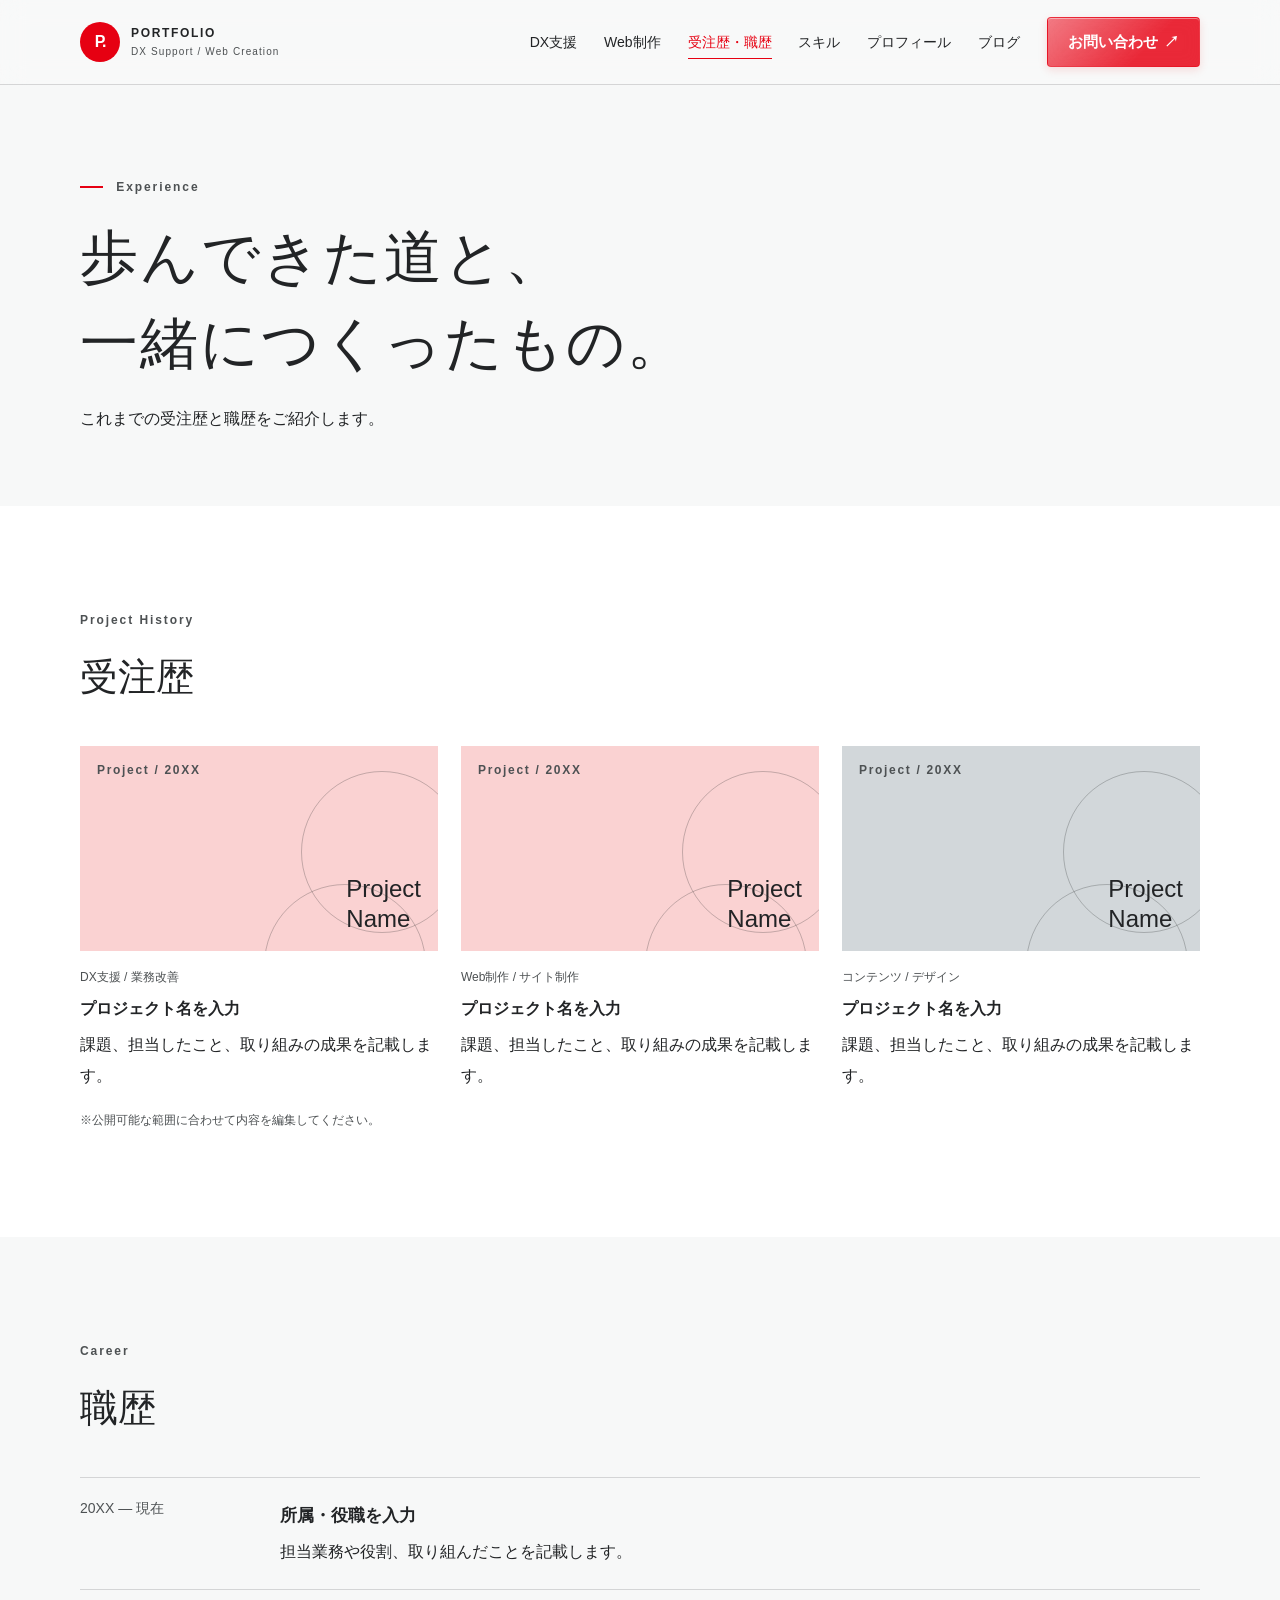
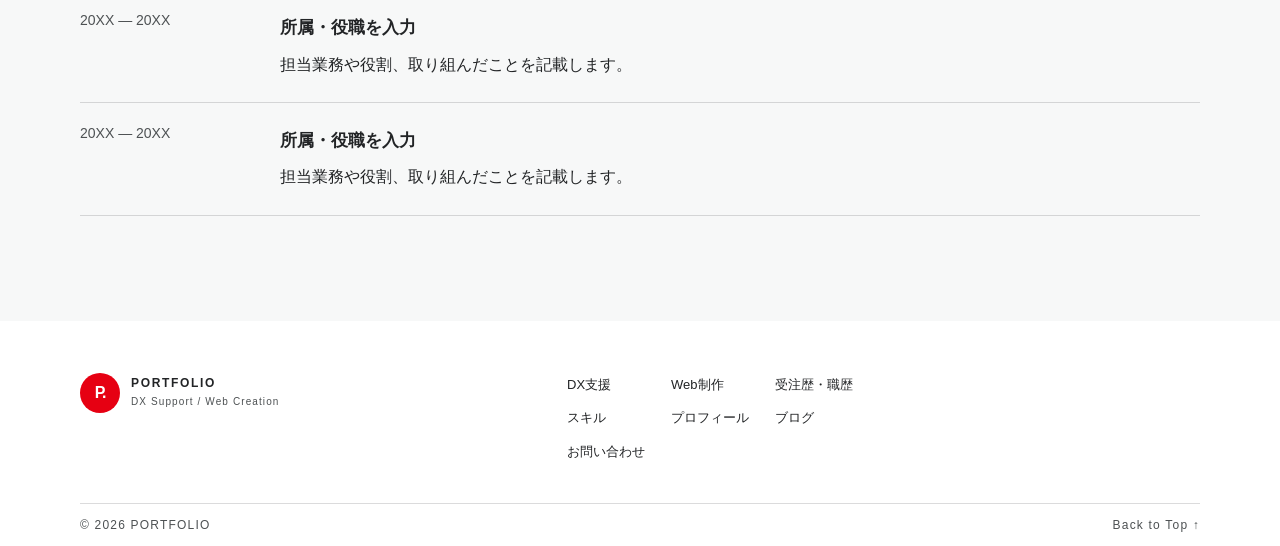
<file: works.html>
<!doctype html>
<html lang="ja">
<head>
  <meta charset="utf-8"><meta name="viewport" content="width=device-width, initial-scale=1">
  <meta name="description" content="これまでの受注歴・職歴をご紹介します。">
  <meta name="theme-color" content="#FAD2D2"><title>受注歴・職歴 | PORTFOLIO</title>
  <link rel="stylesheet" href="style.css"><script src="menu.js" defer></script>
</head>
<body>
  <header class="site-header"><div class="container header-inner">
    <a class="brand" href="index.html"><span class="brand-symbol">P.</span><span>PORTFOLIO<small>DX Support / Web Creation</small></span></a>
    <button class="menu-toggle" type="button" aria-expanded="false" aria-controls="site-nav" aria-label="メニューを開く"><span></span><span></span></button>
    <nav class="site-nav" id="site-nav" aria-label="メインナビゲーション"><a href="dx.html">DX支援</a><a href="web.html">Web制作</a><a aria-current="page" href="works.html">受注歴・職歴</a><a href="skills.html">スキル</a><a href="profile.html">プロフィール</a><a href="blog.html">ブログ</a><a class="nav-contact" href="contact.html">お問い合わせ <span>↗</span></a></nav>
  </div></header>
  <main>
    <section class="page-hero container"><p class="eyebrow"><span class="eyebrow-mark"></span> Experience</p><h1>歩んできた道と、<br>一緒につくったもの。</h1><p class="lead">これまでの受注歴と職歴をご紹介します。</p></section>
    <section class="section content-section"><div class="container"><p class="eyebrow">Project History</p><h2 class="section-title">受注歴</h2><div class="work-grid">
      <article class="work-card"><div class="work-art art-red"><span>Project / 20XX</span><b>Project<br>Name</b></div><p class="work-category">DX支援 / 業務改善</p><h3>プロジェクト名を入力</h3><p>課題、担当したこと、取り組みの成果を記載します。</p></article>
      <article class="work-card"><div class="work-art art-blue"><span>Project / 20XX</span><b>Project<br>Name</b></div><p class="work-category">Web制作 / サイト制作</p><h3>プロジェクト名を入力</h3><p>課題、担当したこと、取り組みの成果を記載します。</p></article>
      <article class="work-card"><div class="work-art art-gray"><span>Project / 20XX</span><b>Project<br>Name</b></div><p class="work-category">コンテンツ / デザイン</p><h3>プロジェクト名を入力</h3><p>課題、担当したこと、取り組みの成果を記載します。</p></article>
    </div><p class="note">※公開可能な範囲に合わせて内容を編集してください。</p></div></section>
    <section class="section section-gray"><div class="container"><p class="eyebrow">Career</p><h2 class="section-title">職歴</h2><div class="timeline">
      <article><p>20XX — 現在</p><div><h3>所属・役職を入力</h3><span>担当業務や役割、取り組んだことを記載します。</span></div></article>
      <article><p>20XX — 20XX</p><div><h3>所属・役職を入力</h3><span>担当業務や役割、取り組んだことを記載します。</span></div></article>
      <article><p>20XX — 20XX</p><div><h3>所属・役職を入力</h3><span>担当業務や役割、取り組んだことを記載します。</span></div></article>
    </div></div></section>
  </main>
  <footer class="site-footer"><div class="container footer-main"><a class="brand footer-brand" href="index.html"><span class="brand-symbol">P.</span><span>PORTFOLIO<small>DX Support / Web Creation</small></span></a><nav class="footer-nav" aria-label="フッターナビゲーション"><a href="dx.html">DX支援</a><a href="web.html">Web制作</a><a href="works.html">受注歴・職歴</a><a href="skills.html">スキル</a><a href="profile.html">プロフィール</a><a href="blog.html">ブログ</a><a href="contact.html">お問い合わせ</a></nav></div><div class="container footer-bottom"><span>© <span data-year></span> PORTFOLIO</span><a href="#">Back to Top ↑</a></div></footer>
</body></html>
</file>
<file: style.css>
/* =========================================================
   1. Color, typography, and shared design tokens
   Edit these values to update the palette across the site.
   ========================================================= */
:root {
  /* Base font size: 1rem = the browser's default size (normally 16px). */
  font-size: 100%;
  --hero-header-height: 84px;

  --expo-red: #E60012;
  --expo-blue: #0068B7;
  --expo-mid-gray: #828487;
  --expo-dark-gray: #222426;
  --expo-gray: #D2D7DA;
  --expo-pale-red: #FAD2D2;
  --expo-pale-blue: #D8E6F0;

  --accent: var(--expo-red);
  --accent-soft: var(--expo-pale-red);
  --accent-rgb: 230, 0, 18;

  --paper: #F7F8F8;
  --white: #FFFFFF;
  --text: var(--expo-dark-gray);
  --muted: #4D5153;
  --line: rgba(34, 36, 38, 0.16);
  --font: "Noto Sans JP", "Hiragino Kaku Gothic ProN", Meiryo, sans-serif;
}

/* WEB page uses blue. All other pages use the default red theme. */
body.theme-web {
  --accent: var(--expo-blue);
  --accent-soft: var(--expo-pale-blue);
  --accent-rgb: 0, 104, 183;
}

/* =========================================================
   2. Base styles and shared layout
   ========================================================= */
* {
  box-sizing: border-box;
}

html {
  scroll-behavior: smooth;
}

body {
  margin: 0;
  background: var(--paper);
  color: var(--text);
  font-family: var(--font);
  font-size: 1rem;
  line-height: 1.9;
  -webkit-font-smoothing: antialiased;
}

a {
  color: inherit;
  text-decoration: none;
}

button {
  font: inherit;
}

.container {
  width: min(1120px, calc(100% - 64px));
  margin-inline: auto;
}

.section {
  padding-block: 105px;
}

/* Shared small section label: eyebrow */
.eyebrow {
  margin: 0 0 18px;
  color: var(--muted);
  font: 600 0.75rem/1.5 Arial, sans-serif;
  letter-spacing: 0.16em;
}

/* Red/blue short line beside the eyebrow label */
.eyebrow-mark {
  display: inline-block;
  width: 23px;
  height: 2px;
  margin: 0 8px 3px 0;
  background: var(--accent);
}

/* =========================================================
   3. Shared header and navigation
   ========================================================= */
.brand {
  display: inline-flex;
  align-items: center;
  gap: 11px;
  font: 700 0.75rem/1.25 Arial, sans-serif;
  letter-spacing: 0.14em;
}

.brand small {
  display: block;
  margin-top: 5px;
  color: var(--muted);
  font-size: 0.625rem;
  font-weight: 500;
  letter-spacing: 0.11em;
}

.brand-symbol {
  display: grid;
  width: 40px;
  height: 40px;
  place-items: center;
  border-radius: 50%;
  background: var(--accent);
  color: var(--white);
  font-size: 1rem;
  letter-spacing: -0.08em;
}

.site-header {
  position: sticky;
  top: 0;
  z-index: 4;
  border-bottom: 1px solid var(--line);
  background: rgba(250, 250, 250, 0.4);
  -webkit-backdrop-filter: blur(12px);
  backdrop-filter: blur(12px);
}

.home-page .site-header {
  border-bottom-color: rgba(34, 36, 38, 0.08);
  background: rgba(250, 250, 250, 0.4);
}

.header-inner {
  display: flex;
  min-height: 84px;
  align-items: center;
  justify-content: space-between;
  gap: 24px;
}

.site-nav {
  display: flex;
  align-items: center;
  gap: clamp(16px, 2.1vw, 30px);
}

.site-nav a {
  position: relative;
  font-size: 0.875rem;
  white-space: nowrap;
}

.site-nav a[aria-current="page"]:not(.nav-contact) {
  color: var(--accent);
}

.site-nav a:not(.nav-contact)::after {
  position: absolute;
  right: 0;
  bottom: -4px;
  left: 0;
  height: 1px;
  background: var(--expo-blue);
  content: "";
  transform: scaleX(0);
  transform-origin: left;
  transition: transform 0.3s ease;
}

.site-nav a[aria-current="page"]:not(.nav-contact)::after {
  background: var(--accent);
  transform: scaleX(1);
}

.site-nav a:not(.nav-contact):hover,
.site-nav a:not(.nav-contact):focus-visible {
  color: var(--expo-red);
}

.site-nav a:not(.nav-contact):hover::after,
.site-nav a:not(.nav-contact):focus-visible::after {
  background: var(--expo-blue);
  transform: scaleX(1);
}

.site-nav .nav-contact {
  display: inline-flex;
  min-height: 50px;
  align-items: center;
  justify-content: center;
  padding: 0 20px;
  border: 1px solid rgba(230, 0, 18, 0.48);
  border-radius: 4px;
  background:
    linear-gradient(135deg, rgba(255, 255, 255, 0.38), transparent 65%),
    rgba(230, 0, 18, 0.84);
  -webkit-backdrop-filter: blur(8px);
  backdrop-filter: blur(8px);
  box-shadow: 0 3px 10px rgba(230, 0, 18, 0.13), inset 0 1px 0 rgba(255, 255, 255, 0.42);
  color: var(--white);
  font-size: 0.9375rem;
  font-weight: 600;
  transition: background-color 0.2s ease, box-shadow 0.2s ease, transform 0.2s ease;
}

.site-nav .nav-contact:hover,
.site-nav .nav-contact:focus-visible {
  background: rgba(255, 255, 255, 0.9);
  box-shadow: 0 5px 14px rgba(230, 0, 18, 0.14), inset 0 1px 0 var(--white);
  color: var(--expo-red);
  transform: translateY(-1px);
}

.nav-contact {
  white-space: nowrap;
}

.nav-contact span,
.button span {
  display: inline-block;
  margin-left: 6px;
  color: var(--accent);
  transition: transform 0.2s ease;
}

.site-nav .nav-contact span {
  color: inherit;
}

.site-nav .nav-contact:hover span,
.site-nav .nav-contact:focus-visible span,
.button:hover span,
.button:focus-visible span {
  transform: translate(24px, -14px);
}

.menu-toggle {
  display: none;
}

/* =========================================================
   4. TOP page: hero, service cards, and introduction
   ========================================================= */
.home-hero-services {
  position: relative;
  isolation: isolate;
}

.hero {
  position: relative;
  display: flex;
  width: 100%;
  min-height: 590px;
  align-items: center;
  margin-inline: 0;
  padding-block: 65px 95px;
  z-index: 1;
}

.hero-copy {
  position: relative;
  z-index: 2;
  width: min(1120px, calc(100% - 64px));
  margin-inline: auto;
}

/* Hero/page title font sizes */
.hero h1,
.page-hero h1 {
  margin: 0 0 22px;
  font-size: clamp(2.3125rem, 4.5vw, 3.625rem);
  font-weight: 500;
  line-height: 1.5;
  letter-spacing: 0.035em;
}

.mobile-break {
  display: none;
}

.lead {
  margin: 0 0 29px;
  color: var(--text);
  font-size: 1rem;
  line-height: 2.15;
}

.text-link {
  display: inline-flex;
  align-items: center;
  gap: 14px;
  padding-bottom: 5px;
  border-bottom: 1px solid var(--expo-dark-gray);
  font-size: 0.875rem;
  font-weight: 600;
}

.text-link span,
.card-link b {
  color: var(--accent);
  font-size: 1.125rem;
}

/* Hero illustration decoration, shared by TOP, DX, and WEB */
.hero-art {
  position: relative;
  width: min(100%, 465px);
  aspect-ratio: 1 / 0.84;
  justify-self: end;
  overflow: hidden;
  background: transparent;
}

.hero > .hero-art {
  position: absolute;
  z-index: 1;
  top: 50%;
  right: 0;
  width: min(43%, 465px);
  transform: translateY(-50%);
}

.home-hero-services > .hero-art.hero-art-wide {
  position: absolute;
  z-index: -1;
  inset: calc(-1 * var(--hero-header-height)) 0 0;
  width: 100%;
  height: auto;
  aspect-ratio: auto;
  transform: none;
  pointer-events: none;
}

.hero-art-wide::before {
  display: none;
}

.hero-canvas {
  position: absolute;
  inset: 0;
  display: block;
  width: 100%;
  height: 100%;
}

.hero-art-wide .art-disc,
.hero-art-wide .art-caption,
.hero-art-wide .art-index {
  display: none;
}

.hero-art::before {
  position: absolute;
  z-index: 0;
  top: 50%;
  left: 50%;
  width: 82%;
  aspect-ratio: 1;
  border-radius: 50%;
  background: var(--accent-soft);
  opacity: 0.46;
  content: "";
  transform: translate(-50%, -50%);
}

.light-triangle {
  position: absolute;
  inset: 0;
  z-index: 1;
  width: 100%;
  height: 100%;
  overflow: visible;
}

.triangle-fill {
  fill: var(--accent-soft);
  fill-opacity: 0.17;
}

.triangle-outline {
  fill: none;
  stroke: var(--accent);
  stroke-opacity: 0.42;
  stroke-width: 0.8;
  vector-effect: non-scaling-stroke;
}

.triangle-rays {
  fill: none;
  stroke: var(--accent);
  stroke-opacity: 0.13;
  stroke-width: 0.65;
  vector-effect: non-scaling-stroke;
}

.moving-ray {
  stroke: var(--accent);
  stroke-linecap: round;
  stroke-width: 1;
  vector-effect: non-scaling-stroke;
}

.ray-one {
  stroke-opacity: 0.38;
}

.ray-two,
.ray-three {
  stroke-opacity: 0.2;
}

.light-halo {
  fill: var(--accent);
  opacity: 0.24;
  filter: blur(9px);
}

.light-point {
  fill: var(--white);
  stroke: var(--accent);
  stroke-width: 1;
  vector-effect: non-scaling-stroke;
}

.art-disc {
  position: absolute;
  z-index: 2;
  top: 50%;
  left: 50%;
  display: flex;
  width: 142px;
  aspect-ratio: 1;
  align-items: center;
  justify-content: center;
  gap: 5px;
  border-radius: 50%;
  background: var(--white);
  color: var(--expo-dark-gray);
  font: 600 1.3125rem Arial, sans-serif;
  letter-spacing: -0.06em;
  transform: translate(-50%, -50%);
}

.art-disc span {
  color: var(--accent);
  font-size: 1.0625rem;
}

.art-caption,
.art-index {
  position: absolute;
  z-index: 3;
  color: var(--expo-dark-gray);
  font: 600 0.6875rem Arial, sans-serif;
  letter-spacing: 0.15em;
}

.art-caption {
  bottom: 11%;
  left: 9%;
}

.art-index {
  top: 10%;
  right: 9%;
  color: var(--accent);
}

/* TOP: two service cards */
.services {
  position: relative;
  z-index: 2;
  background: var(--white);
}

.home-page .services {
  background: linear-gradient(
    180deg,
    rgba(255, 255, 255, 0.46) 0,
    rgba(255, 255, 255, 0.76) 150px,
    rgba(255, 255, 255, 0.76) 100%
  );
}

.section-heading {
  display: flex;
  align-items: end;
  justify-content: space-between;
  gap: 28px;
  margin-bottom: 42px;
}

/* Section heading font sizes */
.section-heading h2,
.section-title {
  margin: 0;
  font-size: clamp(1.6875rem, 3vw, 2.375rem);
  font-weight: 500;
  line-height: 1.6;
}

.content-section .section-heading > p {
  margin: 0 0 4px;
  color: var(--text);
  font-size: 1rem;
  line-height: 2;
}

.service-grid {
  display: grid;
  grid-template-columns: repeat(2, 1fr);
  gap: 20px;
}

.service-card {
  position: relative;
  min-height: 305px;
  padding: 31px 35px;
  border: 1px solid rgba(34, 36, 38, 0.08);
  border-top: 4px solid var(--card-accent);
  border-radius: 3px;
  box-shadow: 0 5px 16px rgba(34, 36, 38, 0.07), 0 1px 3px rgba(34, 36, 38, 0.05);
  transition: transform 0.2s ease, box-shadow 0.2s ease;
}

.service-card:hover {
  transform: translateY(-6px);
  box-shadow: 0 14px 28px rgba(34, 36, 38, 0.12), 0 3px 8px rgba(34, 36, 38, 0.06);
}

/* Each service card has its own palette, regardless of the current page theme. */
.card-dx {
  --card-accent: var(--expo-red);

  background: linear-gradient(145deg, var(--white) 5%, var(--expo-pale-red) 100%);
}

.card-web {
  --card-accent: var(--expo-blue);

  background: linear-gradient(145deg, var(--white) 5%, var(--expo-pale-blue) 100%);
}

.card-label {
  color: var(--card-accent);
  font: 600 0.75rem Arial, sans-serif;
  letter-spacing: 0.14em;
}

.work-art > span {
  color: var(--muted);
  font: 600 0.75rem Arial, sans-serif;
  letter-spacing: 0.14em;
}

.card-symbol {
  position: absolute;
  top: 23px;
  right: 30px;
  color: var(--card-accent);
  font: 400 2.1875rem Arial, sans-serif;
}

.service-card h3 {
  margin: 38px 0 12px;
  font-size: 1.5rem;
  font-weight: 500;
  line-height: 1.65;
}

.service-card > p {
  max-width: 380px;
  margin: 0 0 19px;
  color: var(--expo-dark-gray);
  font-size: 1rem;
  line-height: 1.9;
}

.card-link {
  display: flex;
  width: min(100%, 270px);
  justify-content: space-between;
  padding-top: 10px;
  border-top: 1px solid var(--line);
  font-size: 0.8125rem;
  font-weight: 600;
}

.card-link b {
  color: var(--card-accent);
  transition: transform 0.2s ease;
}

.service-card:hover .card-link b,
.service-card:focus-visible .card-link b {
  transform: translateX(5px);
}

/* TOP: profile introduction and contact actions */
.about {
  background:
    linear-gradient(
      90deg,
      rgba(247, 248, 248, 0.28) 0%,
      rgba(247, 248, 248, 0.70) 42%,
      rgba(247, 248, 248, 0.85) 100%
    ),
    url("img/bg_about.webp") center / cover no-repeat,
    var(--accent-soft);
}

.about-inner {
  position: relative;
  overflow: hidden;
}

.about-inner > div {
  position: relative;
  z-index: 1;
  width: min(58%, 680px);
  margin-left: auto;
  text-align: left;
}

.about-actions {
  display: flex;
  flex-wrap: wrap;
  justify-content: flex-end;
  gap: 12px;
}

.about-actions .button {
  white-space: nowrap;
}

.about h2 {
  margin: 0 0 13px;
  font-size: clamp(1.75rem, 3.2vw, 2.5625rem);
  font-weight: 500;
  line-height: 1.6;
}

.about-inner > div > p:not(.eyebrow) {
  margin: 0 0 23px;
  color: var(--text);
  font-size: 1rem;
}

.button {
  position: relative;
  z-index: 1;
  display: inline-flex;
  min-height: 50px;
  align-items: center;
  justify-content: center;
  gap: 15px;
  padding: 0 20px;
  font-size: 0.9375rem;
  font-weight: 600;
  -webkit-backdrop-filter: blur(8px);
  backdrop-filter: blur(8px);
  transition:
    background-color 0.2s ease,
    box-shadow 0.2s ease,
    color 0.2s ease,
    transform 0.2s ease;
}

.button-outline {
  border: 1px solid var(--expo-dark-gray);
}

.button-outline:hover {
  background: var(--expo-dark-gray);
  color: var(--white);
}

.button-profile {
  border: 1px solid rgba(0, 104, 183, 0.48);
  border-radius: 4px;
  background:
    linear-gradient(135deg, rgba(255, 255, 255, 0.38), transparent 65%),
    rgba(0, 104, 183, 0.84);
  box-shadow: 0 3px 10px rgba(0, 104, 183, 0.14), inset 0 1px 0 rgba(255, 255, 255, 0.42);
  color: var(--white);
}

.button-profile:hover,
.button-profile:focus-visible {
  border-color: rgba(0, 104, 183, 0.52);
  background: rgba(255, 255, 255, 0.9);
  box-shadow: 0 5px 14px rgba(0, 104, 183, 0.15), inset 0 1px 0 var(--white);
  color: var(--expo-blue);
  transform: translateY(-1px);
}

.button-profile span {
  color: inherit;
}

.button-dark {
  background: var(--expo-dark-gray);
  color: var(--white);
}

.button-dark:hover {
  background: var(--accent);
}

/* TOP and inner-page contact call-to-action section */
.contact-strip {
  padding-block: 48px;
  background: var(--accent-soft);
}

.button-contact {
  border: 1px solid rgba(230, 0, 18, 0.48);
  border-radius: 4px;
  background:
    linear-gradient(135deg, rgba(255, 255, 255, 0.38), transparent 65%),
    rgba(230, 0, 18, 0.84);
  box-shadow: 0 3px 10px rgba(230, 0, 18, 0.13), inset 0 1px 0 rgba(255, 255, 255, 0.42);
  color: var(--white);
}

.button-contact:hover,
.button-contact:focus-visible {
  border-color: rgba(230, 0, 18, 0.52);
  background: rgba(255, 255, 255, 0.9);
  box-shadow: 0 5px 14px rgba(230, 0, 18, 0.14), inset 0 1px 0 var(--white);
  color: var(--expo-red);
  transform: translateY(-1px);
}

.button-contact span {
  color: inherit;
}

.strip-inner {
  display: flex;
  align-items: center;
  justify-content: space-between;
  gap: 20px;
}

.strip-inner .eyebrow {
  margin-bottom: 7px;
}

.strip-inner h2 {
  margin: 0;
  font-size: clamp(1.375rem, 3vw, 1.9375rem);
  font-weight: 500;
}

/* =========================================================
   5. DX and WEB pages: page hero and service sections
   ========================================================= */
.page-hero {
  padding-block: 93px 70px;
}

/* DX/WEB hero with the circular illustration */
.page-hero.has-art {
  display: grid;
  grid-template-columns: 1fr 0.9fr;
  align-items: center;
  gap: 30px;
}

.page-hero.has-art .hero-art {
  grid-column: 2;
  grid-row: 1;
  align-self: center;
}

.page-hero.has-art .page-hero-copy {
  grid-column: 1;
  grid-row: 1;
}

.page-hero h1 {
  margin-bottom: 15px;
}

.page-hero .lead {
  margin-bottom: 0;
}

.content-section {
  background: var(--white);
}

.section-gray {
  background: var(--paper);
}

.section-title {
  margin-bottom: 38px;
}

/* DX/WEB: three-step service process */
.steps {
  display: grid;
  grid-template-columns: repeat(3, 1fr);
  border-block: 1px solid var(--line);
}

.steps article {
  min-height: 195px;
  padding: 23px 25px 22px 0;
}

.steps article + article {
  padding-left: 25px;
  border-left: 1px solid var(--line);
}

.steps article > span,
.service-list article > span,
.skill-list article > span {
  color: var(--accent);
  font: 600 0.75rem Arial, sans-serif;
  letter-spacing: 0.1em;
}

.steps h3 {
  margin: 25px 0 7px;
  font-size: 1.125rem;
  font-weight: 600;
}

.steps p,
.work-card > p:last-child {
  margin: 0;
  color: var(--text);
  font-size: 1rem;
  line-height: 1.9;
}

/* DX/WEB: list of offered services */
.service-list {
  border-top: 1px solid var(--line);
}

.service-list article {
  display: grid;
  grid-template-columns: 85px 1fr;
  gap: 15px;
  padding: 23px 0;
  border-bottom: 1px solid var(--line);
}

.service-list h3 {
  margin: 0 0 5px;
  font-size: 1.0625rem;
}

.service-list p {
  margin: 0;
  color: var(--text);
  font-size: 1rem;
}

/* =========================================================
   6. Works and skills pages
   ========================================================= */
/* Works and DX/WEB case-study cards */
.work-grid {
  display: grid;
  grid-template-columns: repeat(3, 1fr);
  gap: 23px;
}

.work-art {
  position: relative;
  display: flex;
  min-height: 205px;
  flex-direction: column;
  justify-content: space-between;
  padding: 17px;
  overflow: hidden;
}

/* Decorative orbit outlines on case-study cards */
.work-art::before,
.work-art::after {
  position: absolute;
  width: 160px;
  height: 160px;
  border: 1px solid rgba(34, 36, 38, 0.25);
  border-radius: 50%;
  content: "";
}

.work-art::before {
  top: 25px;
  right: -25px;
}

.work-art::after {
  right: 12px;
  bottom: -95px;
}

.work-art > span,
.work-art > b {
  position: relative;
  z-index: 1;
}

.work-art > b {
  align-self: flex-end;
  color: var(--expo-dark-gray);
  font: 500 1.5rem / 1.25 Arial, sans-serif;
}

/* Case-study card background colors */
.art-red,
.art-blue {
  background: var(--accent-soft);
}

.art-gray {
  background: var(--expo-gray);
}

.work-category {
  margin: 15px 0 5px;
  color: var(--muted);
  font-size: 0.75rem;
}

.work-card h3 {
  margin: 0 0 6px;
  font-size: 1rem;
}

.section-action {
  margin-top: 32px;
}

.note {
  margin: 18px 0 0;
  color: var(--muted);
  font-size: 0.75rem;
}

/* Career and qualification timelines */
.timeline {
  border-top: 1px solid var(--line);
}

.timeline article {
  display: grid;
  grid-template-columns: 180px 1fr;
  gap: 20px;
  padding: 22px 0;
  border-bottom: 1px solid var(--line);
}

.timeline article > p {
  margin: 0;
  color: var(--muted);
  font: 500 0.875rem Arial, sans-serif;
}

.timeline h3 {
  margin: 0 0 5px;
  font-size: 1.0625rem;
}

.timeline article div > span {
  color: var(--text);
  font-size: 1rem;
}

/* Skills page: skill categories and tools */
.skill-layout {
  display: grid;
  grid-template-columns: 0.75fr 1.25fr;
  gap: 45px;
}

.skill-layout .section-title {
  margin-bottom: 0;
}

.skill-list {
  border-top: 1px solid var(--line);
}

.skill-list article {
  display: grid;
  grid-template-columns: 60px 1fr;
  gap: 12px;
  padding: 21px 0;
  border-bottom: 1px solid var(--line);
}

.skill-list h3 {
  margin: 0 0 5px;
  font-size: 1.0625rem;
}

.skill-list p {
  margin: 0;
  color: var(--text);
  font-size: 1rem;
}

.tags {
  display: flex;
  flex-wrap: wrap;
  align-content: start;
  gap: 10px;
}

.tags span {
  padding: 8px 14px;
  border: 1px solid var(--line);
  border-radius: 30px;
  font-size: 0.8125rem;
}

/* =========================================================
   7. Profile page
   ========================================================= */
.profile-layout {
  display: grid;
  grid-template-columns: 0.8fr 1.2fr;
  align-items: center;
  gap: 75px;
}

/* Profile photo placeholder and its decorative circles */
.portrait {
  position: relative;
  display: grid;
  min-height: 380px;
  place-items: center;
  overflow: hidden;
  background: var(--accent-soft);
  color: var(--accent);
  font: 600 1.875rem / 1.15 Arial, sans-serif;
  text-align: center;
  letter-spacing: 0.1em;
}

.portrait::before,
.portrait::after {
  position: absolute;
  width: 195px;
  height: 195px;
  border: 1px solid rgba(34, 36, 38, 0.2);
  border-radius: 50%;
  content: "";
}

.portrait::before {
  top: 12%;
  left: -25%;
}

.portrait::after {
  right: -25%;
  bottom: -16%;
}

.portrait small {
  position: absolute;
  bottom: 13px;
  color: var(--muted);
  font: 400 0.75rem var(--font);
  letter-spacing: 0;
}

.profile-copy .eyebrow {
  margin-bottom: 12px;
}

.profile-copy h2 {
  margin: 0;
  font-size: 1.6875rem;
  font-weight: 500;
}

.profile-copy .role {
  margin: 3px 0 22px;
  color: var(--muted);
  font: 500 0.75rem Arial, sans-serif;
  letter-spacing: 0.13em;
}

.profile-copy > p:not(.eyebrow):not(.role) {
  color: var(--text);
  font-size: 1rem;
  line-height: 2.1;
}

.profile-copy .text-link {
  margin-top: 9px;
}

/* Profile page: personal message section */
.belief {
  background: var(--accent-soft);
  text-align: center;
}

.belief h2 {
  margin: 0 0 17px;
  font-size: clamp(1.6875rem, 4vw, 2.4375rem);
  font-weight: 500;
  line-height: 1.65;
}

.belief p:last-child {
  margin: 0;
  color: var(--text);
  font-size: 1rem;
}

/* =========================================================
   8. Blog and contact pages: simple doorway cards
   ========================================================= */
.door-card {
  max-width: 760px;
  padding: 58px 25px;
  background: var(--paper);
  text-align: center;
}

.door-symbol {
  display: grid;
  width: 60px;
  height: 60px;
  place-items: center;
  margin: 0 auto 22px;
  border-radius: 50%;
  background: var(--accent-soft);
  color: var(--accent);
  font-size: 1.5625rem;
}

.door-card .eyebrow {
  margin-bottom: 10px;
}

.door-card h2 {
  margin: 0 0 12px;
  font-size: clamp(1.5rem, 3vw, 2.0625rem);
  font-weight: 500;
}

.door-card > p:not(.eyebrow):not(.note) {
  margin: 0 0 22px;
  color: var(--text);
  font-size: 1rem;
}

.door-card .note {
  margin-top: 14px;
}

/* Utility for coloring a single text element with the page accent */
.accent-text {
  color: var(--accent);
}

/* =========================================================
   9. Shared footer
   ========================================================= */
.site-footer {
  padding-top: 52px;
  background: #ffffff;
}

.footer-main {
  display: grid;
  grid-template-columns: 1fr 1.4fr;
  gap: 35px;
  padding-bottom: 38px;
}

.footer-brand {
  align-self: start;
}

.footer-nav {
  display: grid;
  grid-template-columns: repeat(3, max-content);
  gap: 9px 26px;
}

.footer-nav a {
  font-size: 0.8125rem;
}

.footer-nav a:hover {
  color: var(--accent);
}

.footer-bottom {
  display: flex;
  justify-content: space-between;
  padding-block: 14px;
  border-top: 1px solid var(--line);
  color: var(--muted);
  font: 500 0.75rem Arial, sans-serif;
  letter-spacing: 0.1em;
}

/* =========================================================
   10. Responsive layout
   ========================================================= */
/* Tablet: collapse the navigation into a menu button */
@media (max-width: 960px) {
  :root {
    --hero-header-height: 76px;
  }

  .container {
    width: min(100% - 48px, 760px);
  }

  .header-inner {
    min-height: 76px;
  }

  .menu-toggle {
    z-index: 6;
    display: flex;
    width: 42px;
    height: 42px;
    flex-direction: column;
    align-items: center;
    justify-content: center;
    gap: 6px;
    border: 1px solid var(--line);
    background: transparent;
    cursor: pointer;
  }

  .menu-toggle span {
    width: 16px;
    height: 1px;
    background: var(--expo-dark-gray);
  }

  .site-nav {
    position: absolute;
    top: 75px;
    right: 0;
    left: 0;
    display: none;
    align-items: stretch;
    gap: 0;
    padding: 10px 24px 20px;
    border-bottom: 1px solid var(--line);
    background: var(--paper);
  }

  .site-nav.is-open {
    display: flex;
    flex-direction: column;
  }

  .site-nav a {
    padding: 9px 0;
  }

  .site-nav a[aria-current="page"]::after {
    display: none;
  }

  .site-nav .nav-contact {
    align-self: flex-start;
    margin-top: 8px;
    padding: 8px 15px;
  }

  .hero {
    min-height: 500px;
  }

  .hero-copy {
    width: min(100% - 48px, 760px);
  }

  .hero > .hero-art {
    width: min(45%, 360px);
  }

  .page-hero.has-art {
    grid-template-columns: 1fr 0.8fr;
    gap: 20px;
  }

  .profile-layout {
    gap: 40px;
  }
}

/* Mobile: single-column sections and compact typography */
@media (max-width: 640px) {
  body {
    font-size: 1rem;
  }

  .container {
    width: calc(100% - 40px);
  }

  .section {
    padding-block: 72px;
  }

  .hero {
    min-height: 0;
    display: block;
    padding-block: 58px 78px;
  }

  .hero-copy {
    width: calc(100% - 40px);
  }

  .hero h1,
  .page-hero h1 {
    font-size: clamp(2.125rem, 9vw, 2.8125rem);
  }

  .hero h1 {
    font-size: clamp(1.75rem, 8vw, 2.25rem);
    line-height: 1.55;
  }

  .mobile-break {
    display: initial;
  }

  .lead {
    font-size: 1rem;
  }

  .hero > .hero-art {
    position: relative;
    top: auto;
    right: auto;
    width: min(100%, 410px);
    justify-self: center;
    margin: 34px auto 0;
    transform: none;
  }

  .art-disc {
    width: 105px;
    font-size: 1.125rem;
  }

  .section-heading {
    display: block;
    margin-bottom: 29px;
  }

  .section-heading h2,
  .section-title {
    font-size: 1.6875rem;
  }

  .content-section .section-heading > p {
    margin-top: 14px;
  }

  .service-grid {
    grid-template-columns: 1fr;
    gap: 13px;
  }

  .service-card {
    min-height: 280px;
    padding: 25px;
  }

  .service-card h3 {
    margin-top: 34px;
    font-size: 1.375rem;
  }

  .about {
    background:
      linear-gradient(
        90deg,
        rgba(247, 248, 248, 0.8) 0%,
        rgba(247, 248, 248, 0.92) 100%
      ),
      url("img/bg_about.webp") 30% center / cover no-repeat,
      var(--accent-soft);
  }

  .about-inner > div {
    width: 100%;
    margin-left: 0;
  }

  .about-actions {
    justify-content: flex-start;
  }

  .page-hero {
    padding-block: 64px 48px;
  }

  .page-hero.has-art {
    grid-template-columns: 1fr;
    gap: 30px;
  }

  .page-hero.has-art .page-hero-copy,
  .page-hero.has-art .hero-art {
    grid-column: 1;
    grid-row: auto;
  }

  .page-hero.has-art .hero-art {
    width: min(100%, 410px);
    justify-self: center;
  }

  .steps {
    grid-template-columns: 1fr;
  }

  .steps article,
  .steps article + article {
    min-height: auto;
    padding: 17px 0;
    border-left: 0;
  }

  .steps h3 {
    margin: 10px 0 5px;
  }

  .service-list article {
    grid-template-columns: 48px 1fr;
    gap: 7px;
    padding-block: 18px;
  }

  .work-grid {
    grid-template-columns: 1fr;
    gap: 25px;
  }

  .work-art {
    min-height: 225px;
  }

  .strip-inner {
    align-items: flex-start;
    flex-direction: column;
  }

  .timeline article {
    grid-template-columns: 1fr;
    gap: 6px;
    padding-block: 17px;
  }

  .skill-layout,
  .profile-layout {
    grid-template-columns: 1fr;
    gap: 25px;
  }

  .skill-list article {
    grid-template-columns: 45px 1fr;
  }

  .portrait {
    width: min(100%, 350px);
    min-height: 300px;
    justify-self: center;
  }

  .door-card {
    padding: 43px 18px;
  }

  .footer-main {
    grid-template-columns: 1fr;
    gap: 25px;
    padding-bottom: 30px;
  }

  .footer-nav {
    grid-template-columns: repeat(2, max-content);
    gap: 9px 24px;
  }
}

/* Respect the visitor's reduced-motion preference */
@media (prefers-reduced-motion: reduce) {
  html {
    scroll-behavior: auto;
  }

  *,
  *::before,
  *::after {
    transition-duration: 0.01ms !important;
  }
}
</file>
